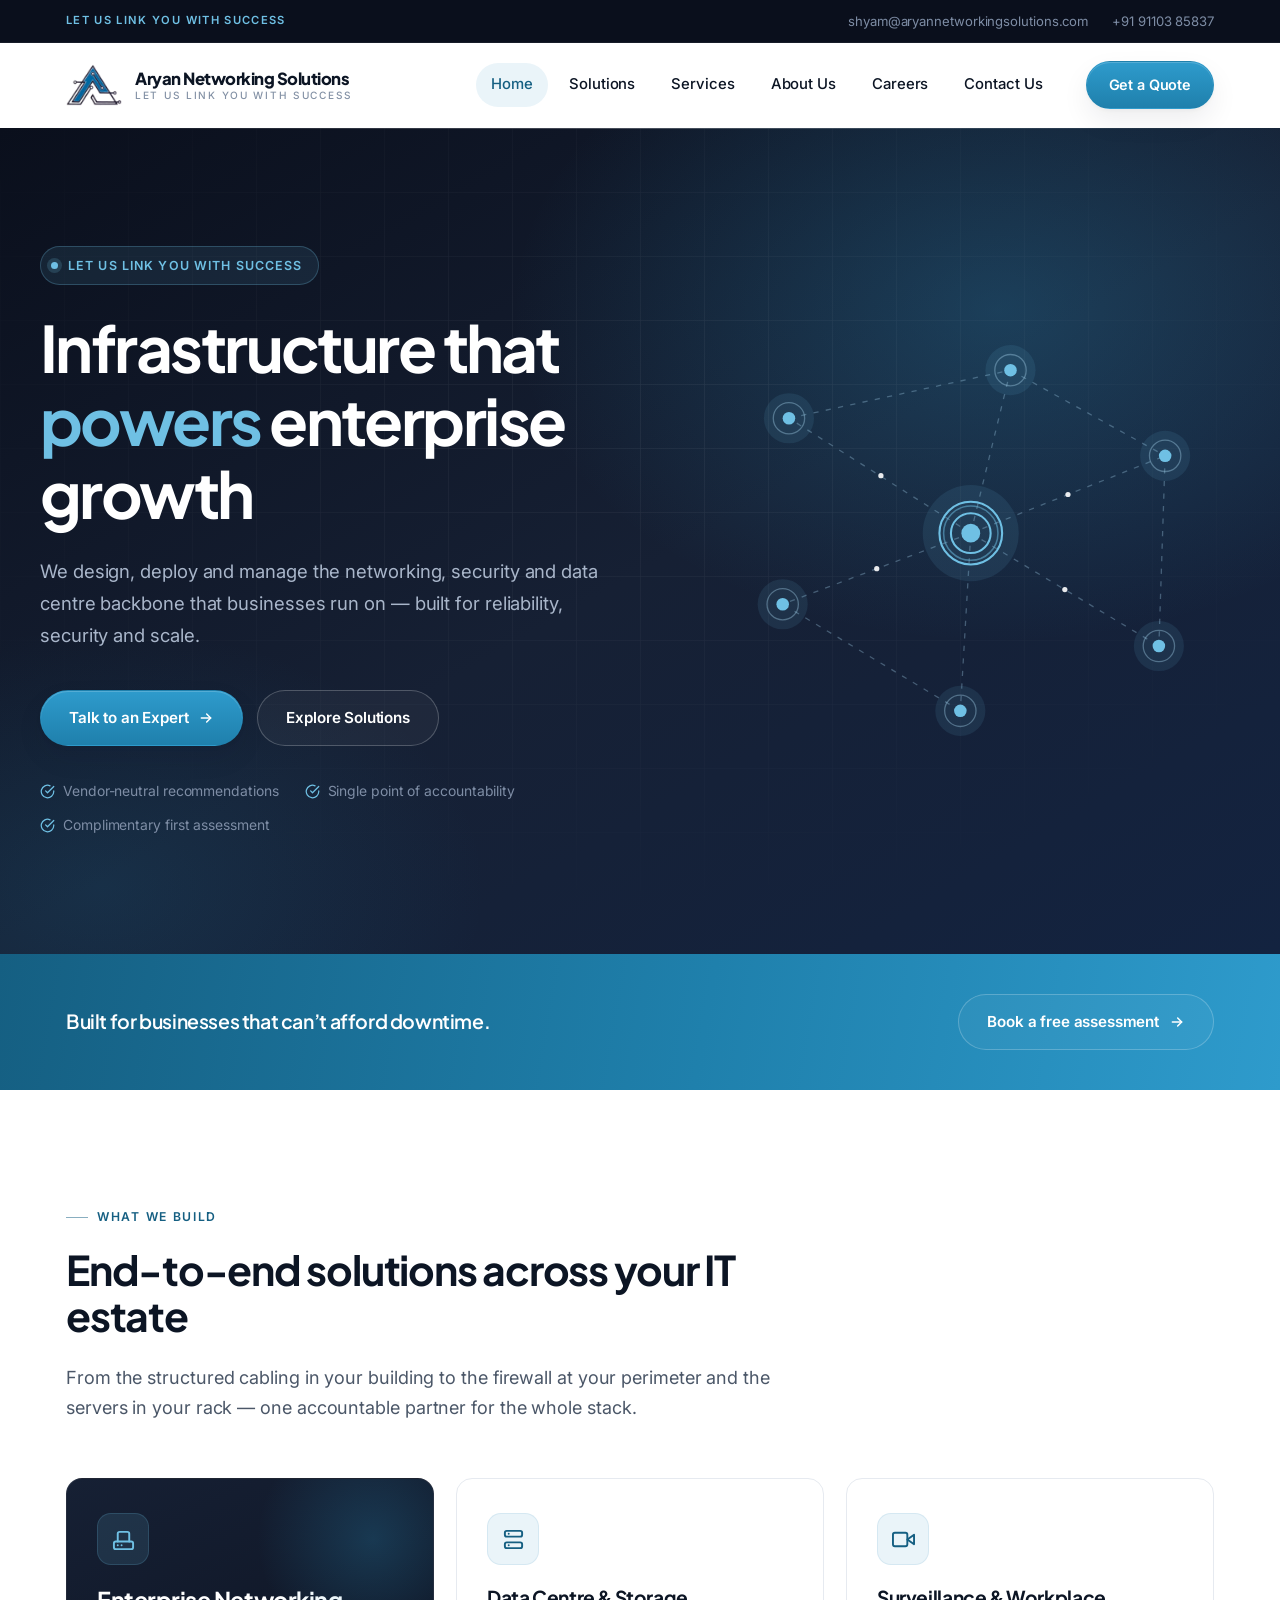
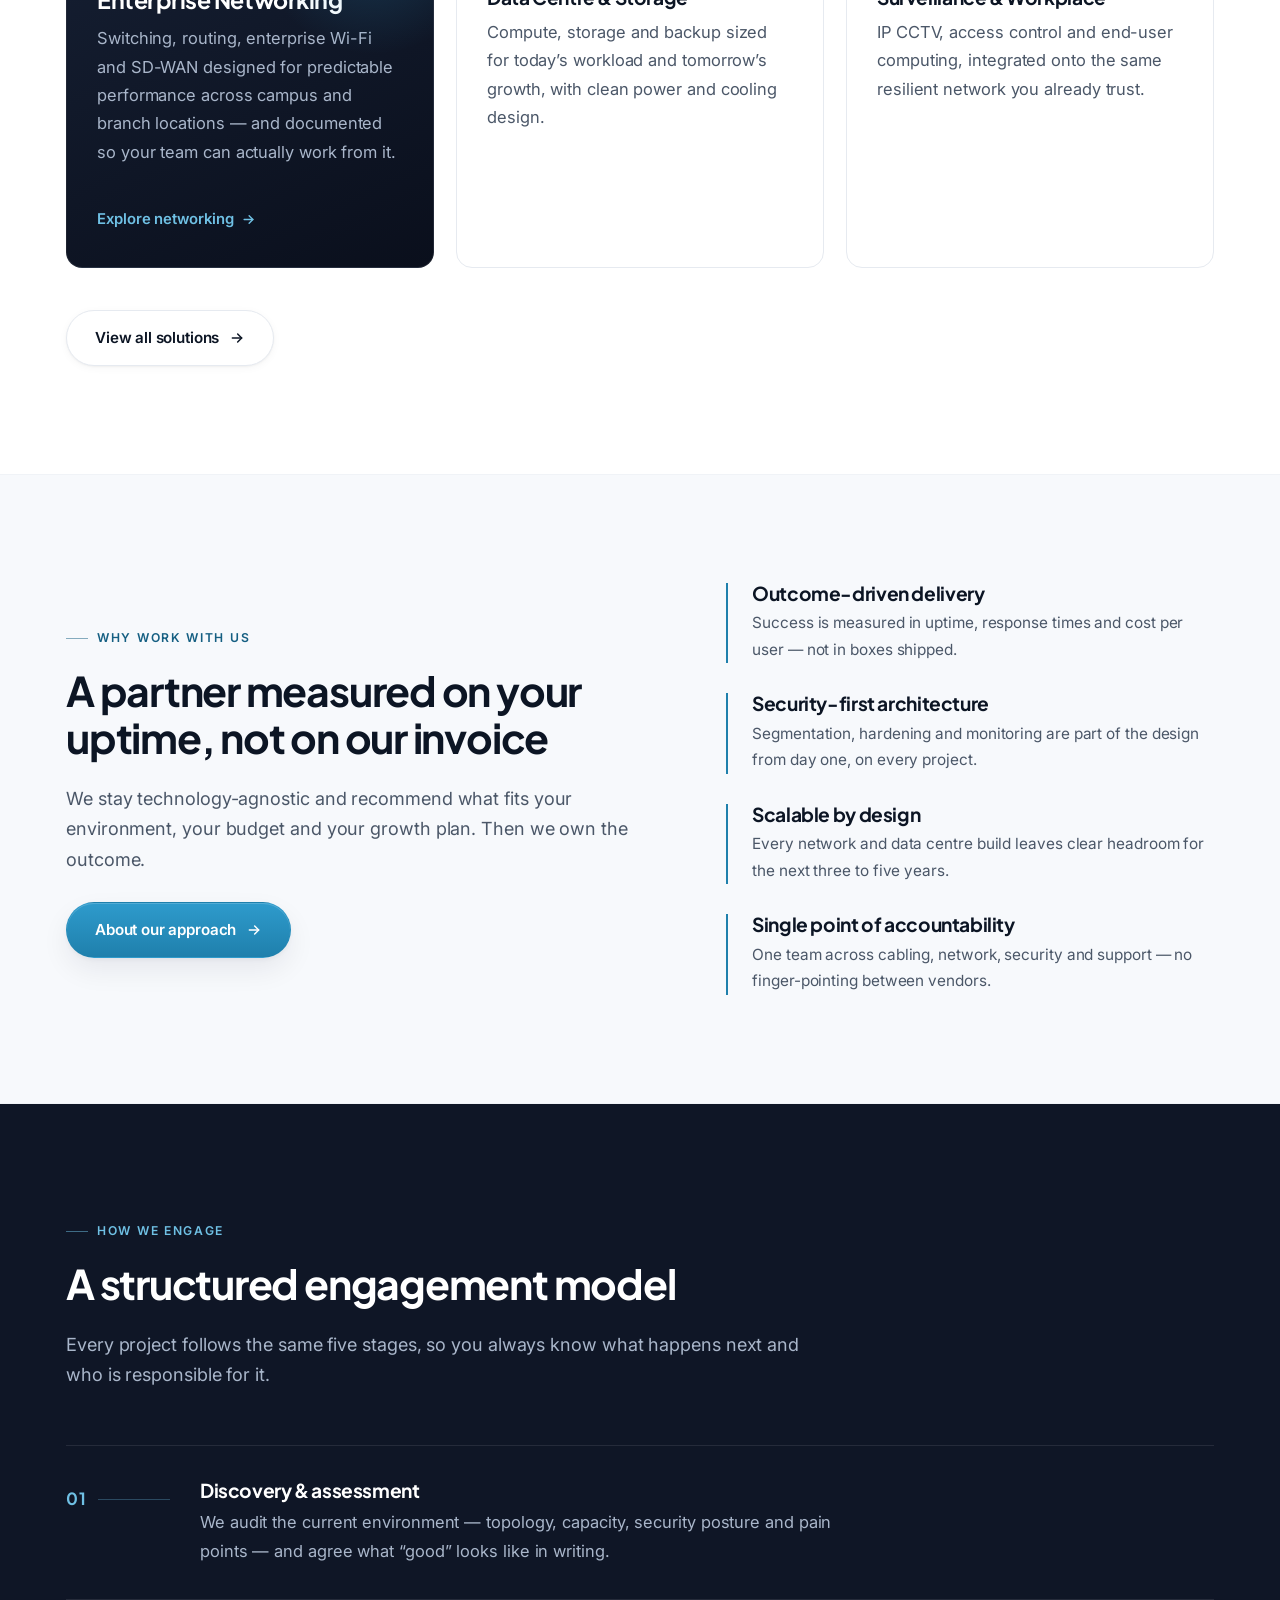
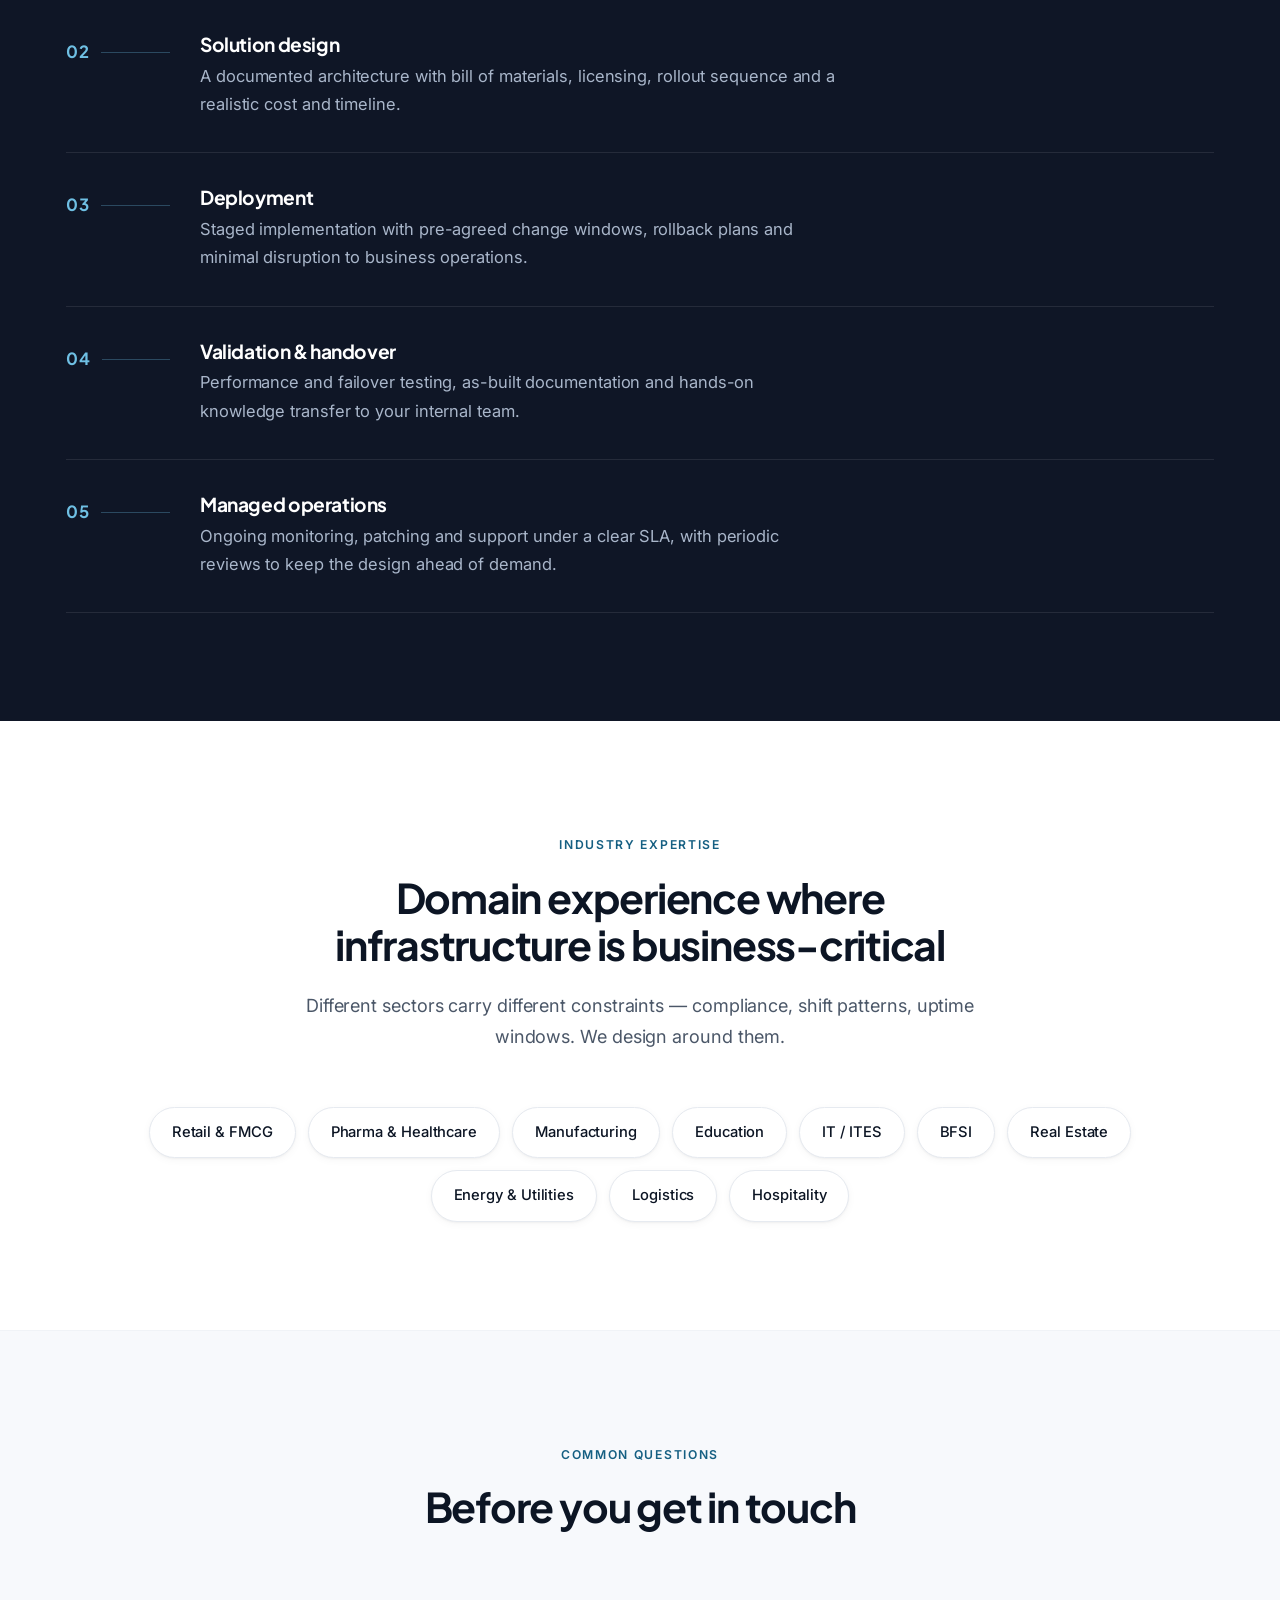
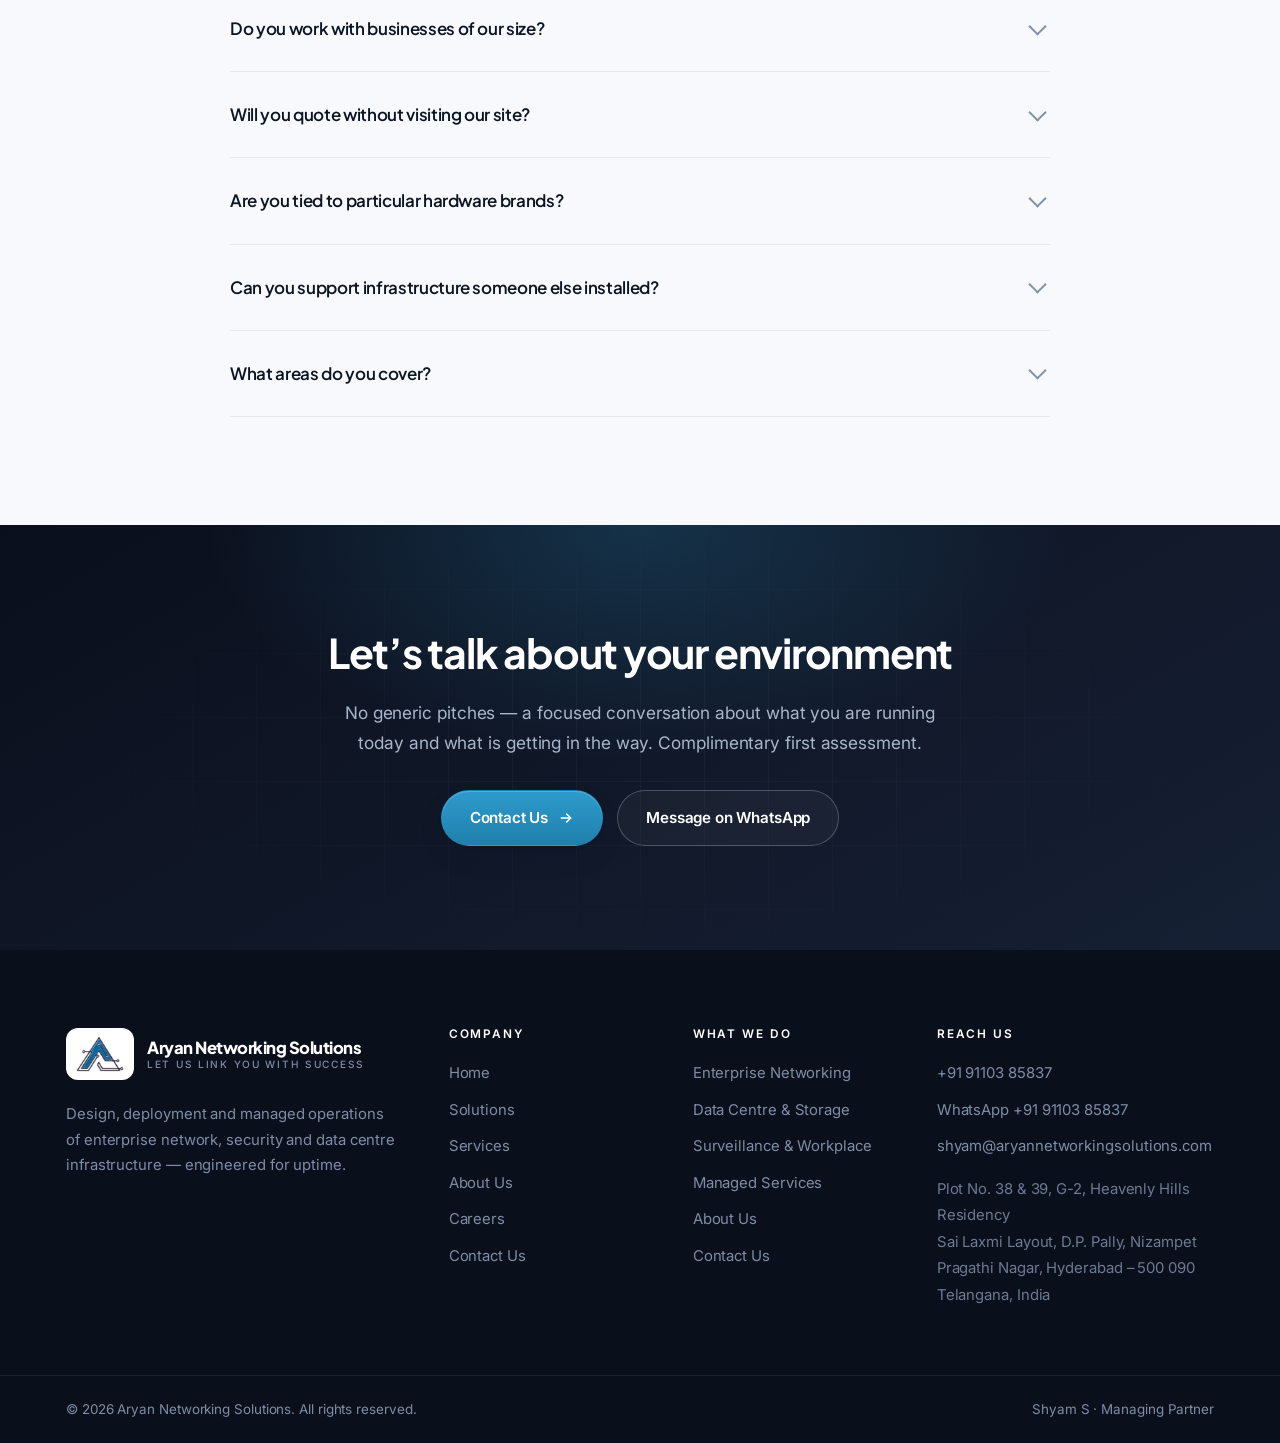
<file: index.html>
<!DOCTYPE html>
<html lang="en">
<head>
<meta charset="utf-8">
<meta name="viewport" content="width=device-width, initial-scale=1">
<title>Aryan Networking Solutions | Enterprise Network &amp; IT Infrastructure</title>
<meta name="description" content="Aryan Networking Solutions designs, deploys and manages enterprise networking, data centre, surveillance and IT infrastructure. Hyderabad, Telangana.">
<link rel="preconnect" href="https://fonts.googleapis.com">
<link rel="preconnect" href="https://fonts.gstatic.com" crossorigin>
<link rel="stylesheet" href="https://fonts.googleapis.com/css2?family=Inter:wght@400;500;600&family=Plus+Jakarta+Sans:wght@600;700;800&display=swap">
<link rel="stylesheet" href="assets/css/styles.css">
</head>
<body>

<div id="site-header"></div>

<!-- ============================ HERO ============================ -->
<section class="hero">
  <div class="container hero-grid">

    <div>
      <span class="hero-badge"><span class="dot"></span>Let us link you with success</span>
      <h1>Infrastructure that <span class="accent">powers</span> enterprise growth</h1>
      <p>We design, deploy and manage the networking, security and data centre
         backbone that businesses run on &mdash; built for reliability, security
         and scale.</p>

      <div class="btn-row">
        <a class="btn btn-primary" data-href="phone" href="#">
          Talk to an Expert
          <svg viewBox="0 0 24 24" fill="none" stroke="currentColor" stroke-width="2.2" stroke-linecap="round" stroke-linejoin="round"><path d="M5 12h14"/><path d="M13 6l6 6-6 6"/></svg>
        </a>
        <a class="btn btn-ghost" href="solutions.html">Explore Solutions</a>
      </div>

      <div class="hero-meta">
        <span><svg viewBox="0 0 24 24" fill="none" stroke="currentColor" stroke-width="2" stroke-linecap="round" stroke-linejoin="round"><path d="M22 11.1V12a10 10 0 1 1-5.9-9.1"/><path d="M9 11l3 3L22 4"/></svg>Vendor-neutral recommendations</span>
        <span><svg viewBox="0 0 24 24" fill="none" stroke="currentColor" stroke-width="2" stroke-linecap="round" stroke-linejoin="round"><path d="M22 11.1V12a10 10 0 1 1-5.9-9.1"/><path d="M9 11l3 3L22 4"/></svg>Single point of accountability</span>
        <span><svg viewBox="0 0 24 24" fill="none" stroke="currentColor" stroke-width="2" stroke-linecap="round" stroke-linejoin="round"><path d="M22 11.1V12a10 10 0 1 1-5.9-9.1"/><path d="M9 11l3 3L22 4"/></svg>Complimentary first assessment</span>
      </div>
    </div>

    <!-- abstract network topology -->
    <div class="hero-visual" aria-hidden="true">
      <svg class="topo" viewBox="0 0 520 460">
        <g class="edge-set">
          <path class="edge" d="M262 226 L 88 116"/>
          <path class="edge" d="M262 226 L 300 70"/>
          <path class="edge" d="M262 226 L 448 152"/>
          <path class="edge" d="M262 226 L 442 334"/>
          <path class="edge" d="M262 226 L 252 396"/>
          <path class="edge" d="M262 226 L 82 294"/>
          <path class="edge" d="M88 116 L 300 70"/>
          <path class="edge" d="M448 152 L 442 334"/>
          <path class="edge" d="M252 396 L 82 294"/>
          <path class="edge" d="M300 70 L 448 152"/>
        </g>

        <circle class="pulse-ring" cx="262" cy="226" r="26"/>

        <!-- hub -->
        <circle class="halo"     cx="262" cy="226" r="46"/>
        <circle class="node-hub" cx="262" cy="226" r="30"/>
        <circle class="node-hub" cx="262" cy="226" r="19"/>
        <circle class="node-core" cx="262" cy="226" r="9"/>

        <!-- satellites -->
        <g>
          <circle class="halo" cx="88" cy="116" r="24"/>
          <circle class="node-ring" cx="88" cy="116" r="15"/>
          <circle class="node-core" cx="88" cy="116" r="6"/>

          <circle class="halo" cx="300" cy="70" r="24"/>
          <circle class="node-ring" cx="300" cy="70" r="15"/>
          <circle class="node-core" cx="300" cy="70" r="6"/>

          <circle class="halo" cx="448" cy="152" r="24"/>
          <circle class="node-ring" cx="448" cy="152" r="15"/>
          <circle class="node-core" cx="448" cy="152" r="6"/>

          <circle class="halo" cx="442" cy="334" r="24"/>
          <circle class="node-ring" cx="442" cy="334" r="15"/>
          <circle class="node-core" cx="442" cy="334" r="6"/>

          <circle class="halo" cx="252" cy="396" r="24"/>
          <circle class="node-ring" cx="252" cy="396" r="15"/>
          <circle class="node-core" cx="252" cy="396" r="6"/>

          <circle class="halo" cx="82" cy="294" r="24"/>
          <circle class="node-ring" cx="82" cy="294" r="15"/>
          <circle class="node-core" cx="82" cy="294" r="6"/>
        </g>

        <circle class="spark" cx="176" cy="171" r="2.5"/>
        <circle class="spark" cx="355" cy="189" r="2.5"/>
        <circle class="spark" cx="352" cy="280" r="2.5"/>
        <circle class="spark" cx="172" cy="260" r="2.5"/>
      </svg>
    </div>

  </div>
</section>

<!-- ======================= CAPABILITY STRIP ====================== -->
<div class="strip">
  <div class="container strip-inner">
    <p>Built for businesses that can&rsquo;t afford downtime.</p>
    <a class="btn btn-ghost" href="contact.html">
      Book a free assessment
      <svg viewBox="0 0 24 24" fill="none" stroke="currentColor" stroke-width="2.2" stroke-linecap="round" stroke-linejoin="round"><path d="M5 12h14"/><path d="M13 6l6 6-6 6"/></svg>
    </a>
  </div>
</div>

<!-- =========================== SOLUTIONS ========================= -->
<section class="section">
  <div class="container">
    <div class="section-head reveal">
      <span class="eyebrow">What we build</span>
      <h2>End-to-end solutions across your IT estate</h2>
      <p class="lead">From the structured cabling in your building to the firewall
         at your perimeter and the servers in your rack &mdash; one accountable
         partner for the whole stack.</p>
    </div>

    <div class="bento stagger">

      <article class="card card-feature">
        <div class="icon-box"><svg viewBox="0 0 24 24" fill="none" stroke="currentColor" stroke-width="2" stroke-linecap="round" stroke-linejoin="round"><rect x="2" y="14" width="20" height="8" rx="2"/><path d="M6 14V6a2 2 0 0 1 2-2h8a2 2 0 0 1 2 2v8"/><path d="M6 18h.01M10 18h.01"/></svg></div>
        <h3>Enterprise Networking</h3>
        <p>Switching, routing, enterprise Wi-Fi and SD-WAN designed for
           predictable performance across campus and branch locations &mdash; and
           documented so your team can actually work from it.</p>
        <a class="link-arrow" href="solutions.html#networking">
          Explore networking
          <svg viewBox="0 0 24 24" fill="none" stroke="currentColor" stroke-width="2.2" stroke-linecap="round" stroke-linejoin="round"><path d="M5 12h14"/><path d="M13 6l6 6-6 6"/></svg>
        </a>
      </article>

      <article class="card">
        <div class="icon-box"><svg viewBox="0 0 24 24" fill="none" stroke="currentColor" stroke-width="2" stroke-linecap="round" stroke-linejoin="round"><rect x="3" y="3" width="18" height="6" rx="2"/><rect x="3" y="15" width="18" height="6" rx="2"/><path d="M7 6h.01M7 18h.01"/></svg></div>
        <h3>Data Centre &amp; Storage</h3>
        <p>Compute, storage and backup sized for today&rsquo;s workload and
           tomorrow&rsquo;s growth, with clean power and cooling design.</p>
      </article>

      <article class="card">
        <div class="icon-box"><svg viewBox="0 0 24 24" fill="none" stroke="currentColor" stroke-width="2" stroke-linecap="round" stroke-linejoin="round"><path d="M23 7l-7 5 7 5V7z"/><rect x="1" y="5" width="15" height="14" rx="2"/></svg></div>
        <h3>Surveillance &amp; Workplace</h3>
        <p>IP CCTV, access control and end-user computing, integrated onto the
           same resilient network you already trust.</p>
      </article>

    </div>

    <div class="btn-row reveal" style="margin-top:42px">
      <a class="btn btn-outline" href="solutions.html">
        View all solutions
        <svg viewBox="0 0 24 24" fill="none" stroke="currentColor" stroke-width="2.2" stroke-linecap="round" stroke-linejoin="round"><path d="M5 12h14"/><path d="M13 6l6 6-6 6"/></svg>
      </a>
    </div>
  </div>
</section>

<!-- ========================== WHY CHOOSE US ====================== -->
<section class="section section-alt">
  <div class="container">
    <div class="split split-wide">
      <div class="reveal">
        <span class="eyebrow">Why work with us</span>
        <h2>A partner measured on your uptime, not on our invoice</h2>
        <p class="lead">We stay technology-agnostic and recommend what fits your
           environment, your budget and your growth plan. Then we own the outcome.</p>
        <div class="btn-row" style="margin-top:28px">
          <a class="btn btn-primary" href="about.html">
            About our approach
            <svg viewBox="0 0 24 24" fill="none" stroke="currentColor" stroke-width="2.2" stroke-linecap="round" stroke-linejoin="round"><path d="M5 12h14"/><path d="M13 6l6 6-6 6"/></svg>
          </a>
        </div>
      </div>

      <div class="grid stagger" style="gap:30px">
        <div class="value-card">
          <h3>Outcome-driven delivery</h3>
          <p>Success is measured in uptime, response times and cost per user &mdash;
             not in boxes shipped.</p>
        </div>
        <div class="value-card">
          <h3>Security-first architecture</h3>
          <p>Segmentation, hardening and monitoring are part of the design from
             day one, on every project.</p>
        </div>
        <div class="value-card">
          <h3>Scalable by design</h3>
          <p>Every network and data centre build leaves clear headroom for the
             next three to five years.</p>
        </div>
        <div class="value-card">
          <h3>Single point of accountability</h3>
          <p>One team across cabling, network, security and support &mdash; no
             finger-pointing between vendors.</p>
        </div>
      </div>
    </div>
  </div>
</section>

<!-- ============================ PROCESS ========================== -->
<section class="section section-dark">
  <div class="container">
    <div class="section-head reveal">
      <span class="eyebrow">How we engage</span>
      <h2>A structured engagement model</h2>
      <p class="lead">Every project follows the same five stages, so you always
         know what happens next and who is responsible for it.</p>
    </div>

    <div class="process-list stagger">
      <div class="process-item">
        <div class="process-num">01</div>
        <div>
          <h3>Discovery &amp; assessment</h3>
          <p>We audit the current environment &mdash; topology, capacity, security
             posture and pain points &mdash; and agree what &ldquo;good&rdquo; looks
             like in writing.</p>
        </div>
      </div>
      <div class="process-item">
        <div class="process-num">02</div>
        <div>
          <h3>Solution design</h3>
          <p>A documented architecture with bill of materials, licensing, rollout
             sequence and a realistic cost and timeline.</p>
        </div>
      </div>
      <div class="process-item">
        <div class="process-num">03</div>
        <div>
          <h3>Deployment</h3>
          <p>Staged implementation with pre-agreed change windows, rollback plans
             and minimal disruption to business operations.</p>
        </div>
      </div>
      <div class="process-item">
        <div class="process-num">04</div>
        <div>
          <h3>Validation &amp; handover</h3>
          <p>Performance and failover testing, as-built documentation and hands-on
             knowledge transfer to your internal team.</p>
        </div>
      </div>
      <div class="process-item">
        <div class="process-num">05</div>
        <div>
          <h3>Managed operations</h3>
          <p>Ongoing monitoring, patching and support under a clear SLA, with
             periodic reviews to keep the design ahead of demand.</p>
        </div>
      </div>
    </div>
  </div>
</section>

<!-- ========================== INDUSTRIES ========================= -->
<section class="section">
  <div class="container">
    <div class="section-head center reveal">
      <span class="eyebrow">Industry expertise</span>
      <h2>Domain experience where infrastructure is business-critical</h2>
      <p class="lead">Different sectors carry different constraints &mdash;
         compliance, shift patterns, uptime windows. We design around them.</p>
    </div>

    <div class="chip-grid reveal" style="justify-content:center">
      <span class="chip">Retail &amp; FMCG</span>
      <span class="chip">Pharma &amp; Healthcare</span>
      <span class="chip">Manufacturing</span>
      <span class="chip">Education</span>
      <span class="chip">IT / ITES</span>
      <span class="chip">BFSI</span>
      <span class="chip">Real Estate</span>
      <span class="chip">Energy &amp; Utilities</span>
      <span class="chip">Logistics</span>
      <span class="chip">Hospitality</span>
    </div>
  </div>
</section>

<!-- ============================== FAQ ============================ -->
<section class="section section-alt">
  <div class="container">
    <div class="section-head center reveal">
      <span class="eyebrow">Common questions</span>
      <h2>Before you get in touch</h2>
    </div>

    <div class="faq reveal">
      <details>
        <summary>Do you work with businesses of our size?</summary>
        <p>We work with single-office operations through to multi-site
           enterprises. The engagement model changes with scale &mdash; a smaller
           business usually starts with a project or an AMC, a larger one with a
           managed service &mdash; but the design discipline is the same either way.</p>
      </details>
      <details>
        <summary>Will you quote without visiting our site?</summary>
        <p>For anything beyond a like-for-like replacement, no. Infrastructure
           quoted from a phone call tends to miss the things that cost money later
           &mdash; cable routes, power, existing licensing, how the building is
           actually used. The first assessment visit is free.</p>
      </details>
      <details>
        <summary>Are you tied to particular hardware brands?</summary>
        <p>No. We stay deliberately vendor-neutral and specify on fit first, cost
           second. If the honest answer is that your existing kit is fine and you
           do not need to spend, that is the answer you will get.</p>
      </details>
      <details>
        <summary>Can you support infrastructure someone else installed?</summary>
        <p>Yes, and it is a common starting point. We begin with an assessment to
           document what is actually in place, flag anything unsafe or
           unsupported, and then agree what we can take responsibility for under
           an SLA.</p>
      </details>
      <details>
        <summary>What areas do you cover?</summary>
        <p>We are based in Hyderabad and work across India, with on-site
           response for clients in and around the city. Multi-site engagements
           further afield are handled case by case &mdash; ask us.</p>
      </details>
    </div>
  </div>
</section>

<!-- ============================== CTA ============================ -->
<section class="cta-band">
  <div class="container">
    <h2>Let&rsquo;s talk about your environment</h2>
    <p>No generic pitches &mdash; a focused conversation about what you are running
       today and what is getting in the way. Complimentary first assessment.</p>
    <div class="btn-row">
      <a class="btn btn-primary" href="contact.html">
        Contact Us
        <svg viewBox="0 0 24 24" fill="none" stroke="currentColor" stroke-width="2.2" stroke-linecap="round" stroke-linejoin="round"><path d="M5 12h14"/><path d="M13 6l6 6-6 6"/></svg>
      </a>
      <a class="btn btn-ghost" data-href="whatsapp" href="#">Message on WhatsApp</a>
    </div>
  </div>
</section>

<div id="site-footer"></div>
<script src="assets/js/site.js"></script>
</body>
</html>
</file>
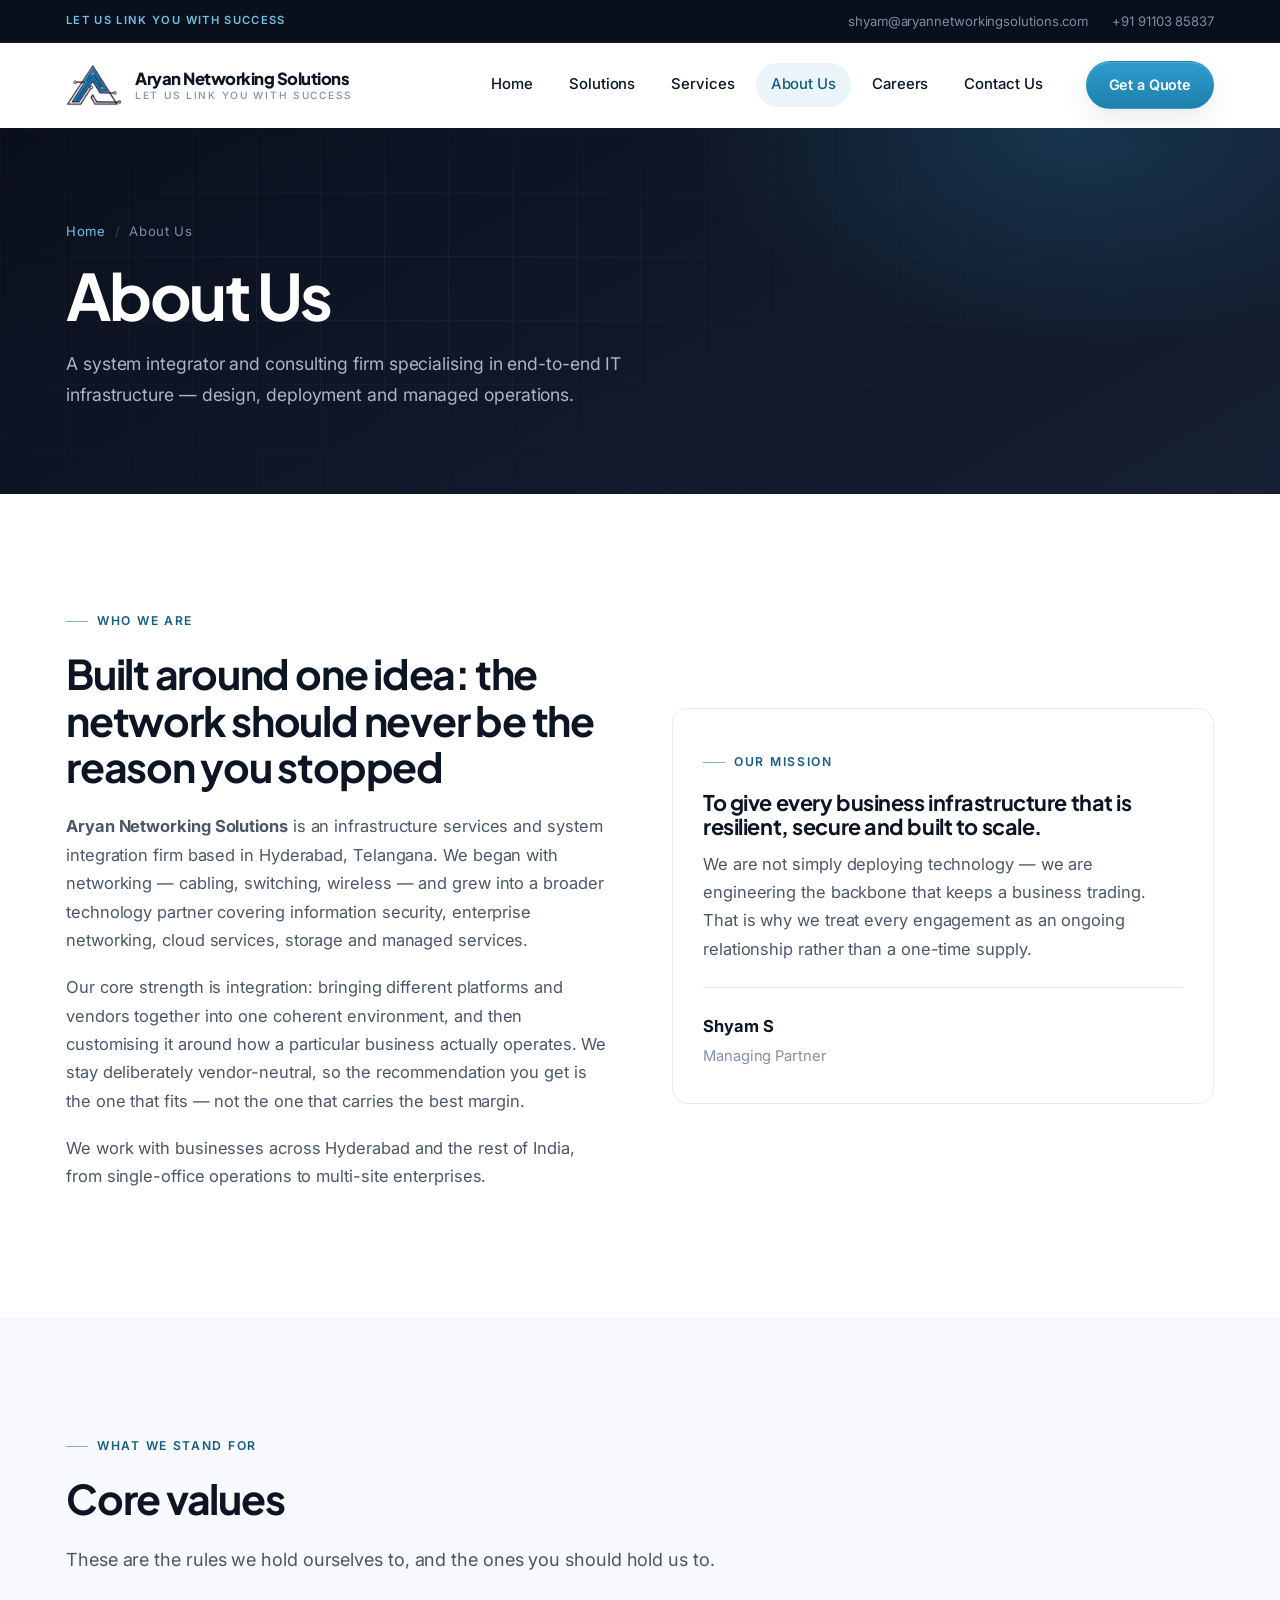
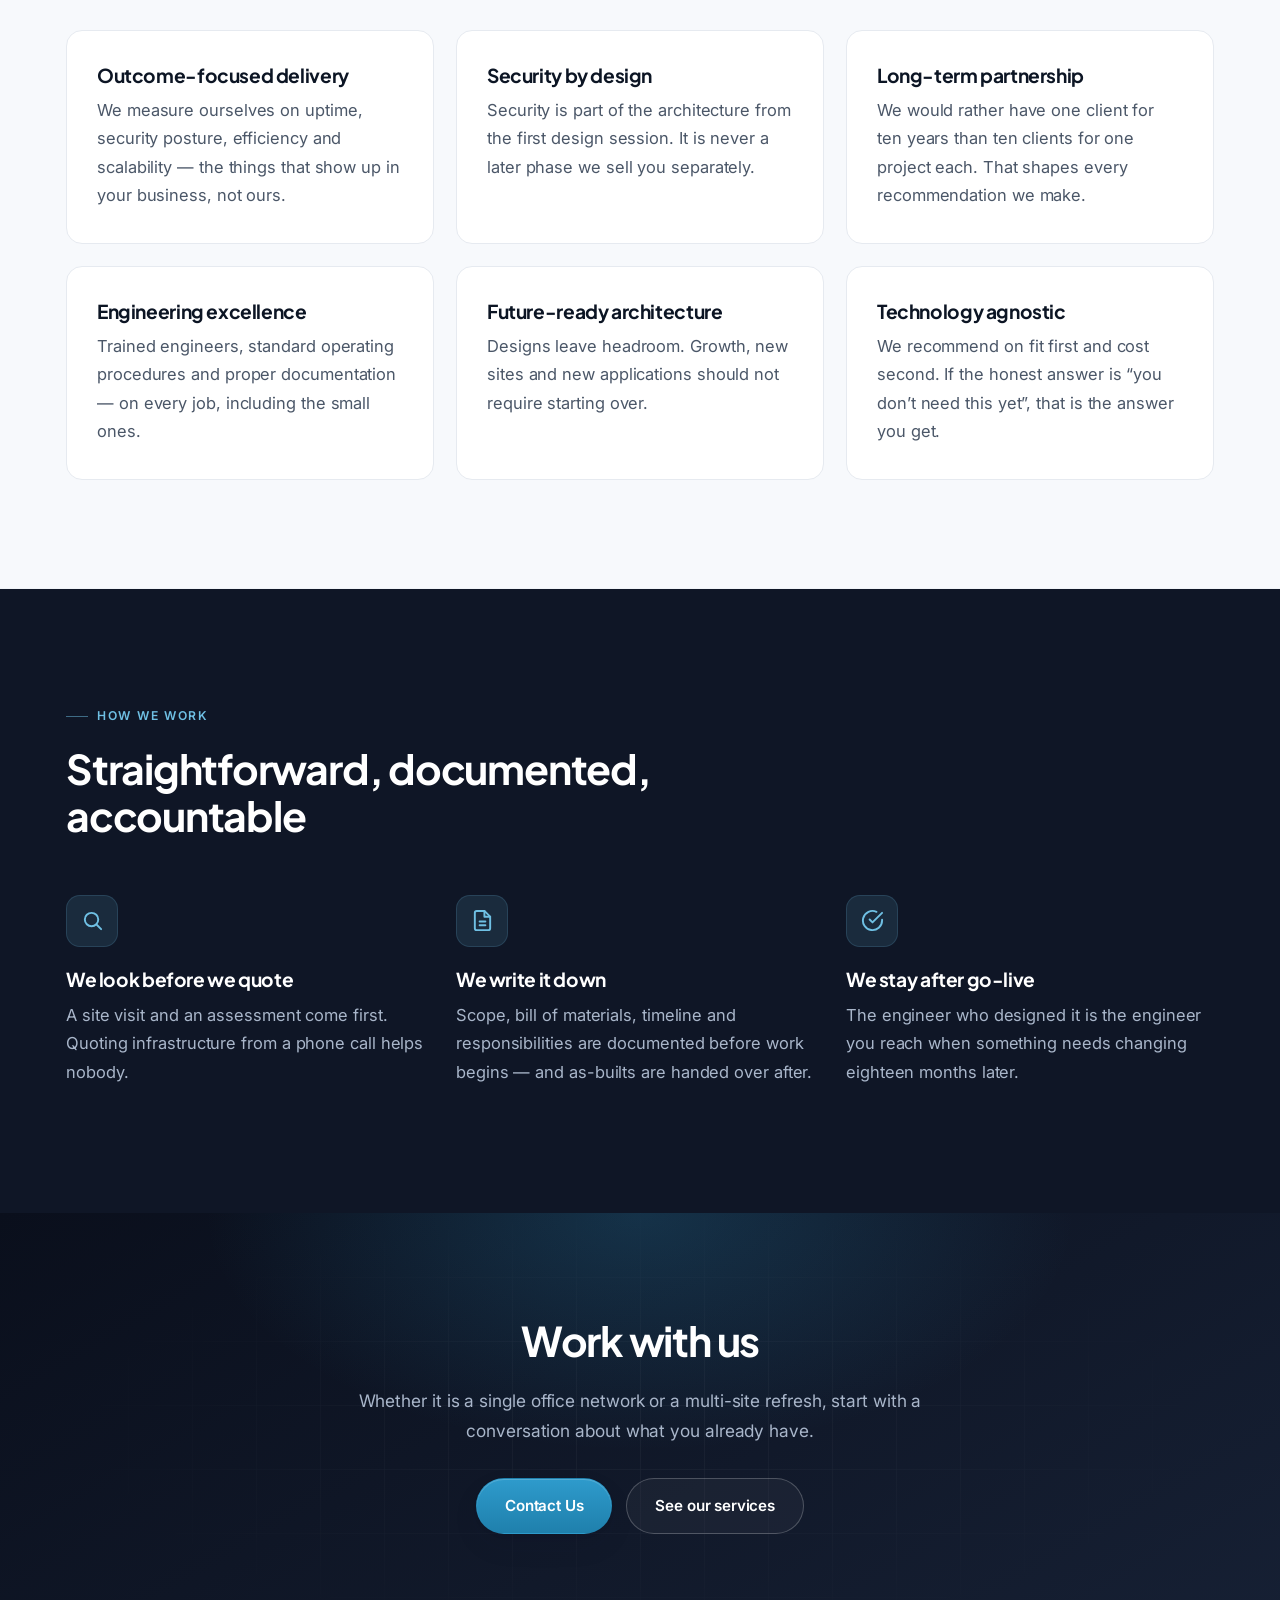
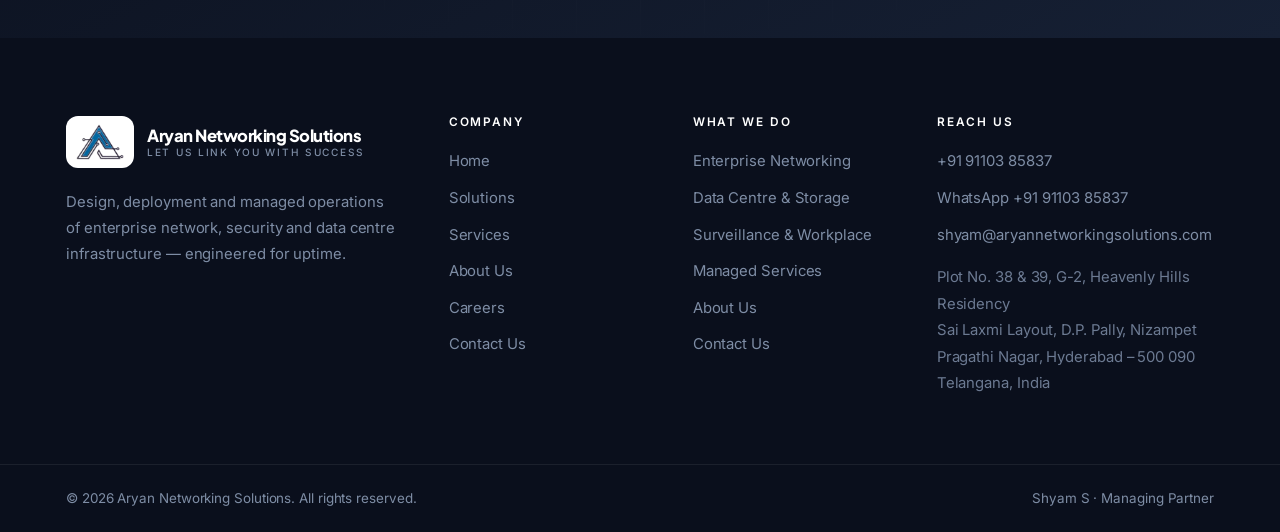
<file: about.html>
<!DOCTYPE html>
<html lang="en">
<head>
<meta charset="utf-8">
<meta name="viewport" content="width=device-width, initial-scale=1">
<title>About Us | Aryan Networking Solutions</title>
<meta name="description" content="Aryan Networking Solutions is a Hyderabad-based system integrator delivering enterprise networking, security and data centre infrastructure.">
<link rel="preconnect" href="https://fonts.googleapis.com">
<link rel="preconnect" href="https://fonts.gstatic.com" crossorigin>
<link rel="stylesheet" href="https://fonts.googleapis.com/css2?family=Inter:wght@400;500;600&family=Plus+Jakarta+Sans:wght@600;700;800&display=swap">
<link rel="stylesheet" href="assets/css/styles.css">
</head>
<body>

<div id="site-header"></div>

<section class="page-hero">
  <div class="container">
    <div class="crumb"><a href="index.html">Home</a> <span>/</span> About Us</div>
    <h1>About Us</h1>
    <p>A system integrator and consulting firm specialising in end-to-end IT
       infrastructure &mdash; design, deployment and managed operations.</p>
  </div>
</section>

<!-- ===================== WHO WE ARE ===================== -->
<section class="section">
  <div class="container split">
    <div class="reveal">
      <span class="eyebrow">Who we are</span>
      <h2>Built around one idea: the network should never be the reason you stopped</h2>
      <p><strong data-site="name">Aryan Networking Solutions</strong> is an
         infrastructure services and system integration firm based in Hyderabad,
         Telangana. We began with networking &mdash; cabling, switching, wireless &mdash;
         and grew into a broader technology partner covering information security,
         enterprise networking, cloud services, storage and managed services.</p>
      <p>Our core strength is integration: bringing different platforms and vendors
         together into one coherent environment, and then customising it around how
         a particular business actually operates. We stay deliberately
         vendor-neutral, so the recommendation you get is the one that fits &mdash;
         not the one that carries the best margin.</p>
      <p>We work with businesses across Hyderabad and the rest of India,
         from single-office operations to multi-site enterprises.</p>
    </div>

    <div class="card reveal">
      <span class="eyebrow">Our mission</span>
      <h3 style="font-size:1.35rem">To give every business infrastructure that is
          resilient, secure and built to scale.</h3>
      <p>We are not simply deploying technology &mdash; we are engineering the backbone
         that keeps a business trading. That is why we treat every engagement as an
         ongoing relationship rather than a one-time supply.</p>
      <hr style="border:0;border-top:1px solid var(--line);margin:24px 0">
      <p style="margin:0"><strong style="color:var(--ink)" data-site="person">Shyam S</strong><br>
         <span style="color:var(--muted);font-size:.92rem" data-site="role">Managing Partner</span></p>
    </div>
  </div>
</section>

<!-- ===================== VALUES ===================== -->
<section class="section section-alt">
  <div class="container">
    <div class="section-head reveal">
      <span class="eyebrow">What we stand for</span>
      <h2>Core values</h2>
      <p class="lead">These are the rules we hold ourselves to, and the ones you
         should hold us to.</p>
    </div>

    <div class="grid grid-3 stagger">
      <article class="card">
        <h3>Outcome-focused delivery</h3>
        <p>We measure ourselves on uptime, security posture, efficiency and
           scalability &mdash; the things that show up in your business, not ours.</p>
      </article>
      <article class="card">
        <h3>Security by design</h3>
        <p>Security is part of the architecture from the first design session.
           It is never a later phase we sell you separately.</p>
      </article>
      <article class="card">
        <h3>Long-term partnership</h3>
        <p>We would rather have one client for ten years than ten clients for
           one project each. That shapes every recommendation we make.</p>
      </article>
      <article class="card">
        <h3>Engineering excellence</h3>
        <p>Trained engineers, standard operating procedures and proper
           documentation &mdash; on every job, including the small ones.</p>
      </article>
      <article class="card">
        <h3>Future-ready architecture</h3>
        <p>Designs leave headroom. Growth, new sites and new applications should
           not require starting over.</p>
      </article>
      <article class="card">
        <h3>Technology agnostic</h3>
        <p>We recommend on fit first and cost second. If the honest answer is
           &ldquo;you don&rsquo;t need this yet&rdquo;, that is the answer you get.</p>
      </article>
    </div>
  </div>
</section>

<!-- ===================== HOW WE WORK ===================== -->
<section class="section section-dark">
  <div class="container">
    <div class="section-head reveal">
      <span class="eyebrow">How we work</span>
      <h2>Straightforward, documented, accountable</h2>
    </div>
    <div class="grid grid-3 stagger">
      <article>
        <div class="icon-box"><svg viewBox="0 0 24 24" fill="none" stroke="currentColor" stroke-width="2" stroke-linecap="round" stroke-linejoin="round"><circle cx="11" cy="11" r="7"/><path d="M21 21l-4.3-4.3"/></svg></div>
        <h3>We look before we quote</h3>
        <p>A site visit and an assessment come first. Quoting infrastructure from
           a phone call helps nobody.</p>
      </article>
      <article>
        <div class="icon-box"><svg viewBox="0 0 24 24" fill="none" stroke="currentColor" stroke-width="2" stroke-linecap="round" stroke-linejoin="round"><path d="M14 2H6a2 2 0 0 0-2 2v16a2 2 0 0 0 2 2h12a2 2 0 0 0 2-2V8z"/><path d="M14 2v6h6"/><path d="M9 13h6M9 17h6"/></svg></div>
        <h3>We write it down</h3>
        <p>Scope, bill of materials, timeline and responsibilities are documented
           before work begins &mdash; and as-builts are handed over after.</p>
      </article>
      <article>
        <div class="icon-box"><svg viewBox="0 0 24 24" fill="none" stroke="currentColor" stroke-width="2" stroke-linecap="round" stroke-linejoin="round"><path d="M22 11.1V12a10 10 0 1 1-5.9-9.1"/><path d="M9 11l3 3L22 4"/></svg></div>
        <h3>We stay after go-live</h3>
        <p>The engineer who designed it is the engineer you reach when something
           needs changing eighteen months later.</p>
      </article>
    </div>
  </div>
</section>

<section class="cta-band">
  <div class="container">
    <h2>Work with us</h2>
    <p>Whether it is a single office network or a multi-site refresh, start with a
       conversation about what you already have.</p>
    <div class="btn-row">
      <a class="btn btn-primary" href="contact.html">Contact Us</a>
      <a class="btn btn-ghost" href="services.html">See our services</a>
    </div>
  </div>
</section>

<div id="site-footer"></div>
<script src="assets/js/site.js"></script>
</body>
</html>
</file>
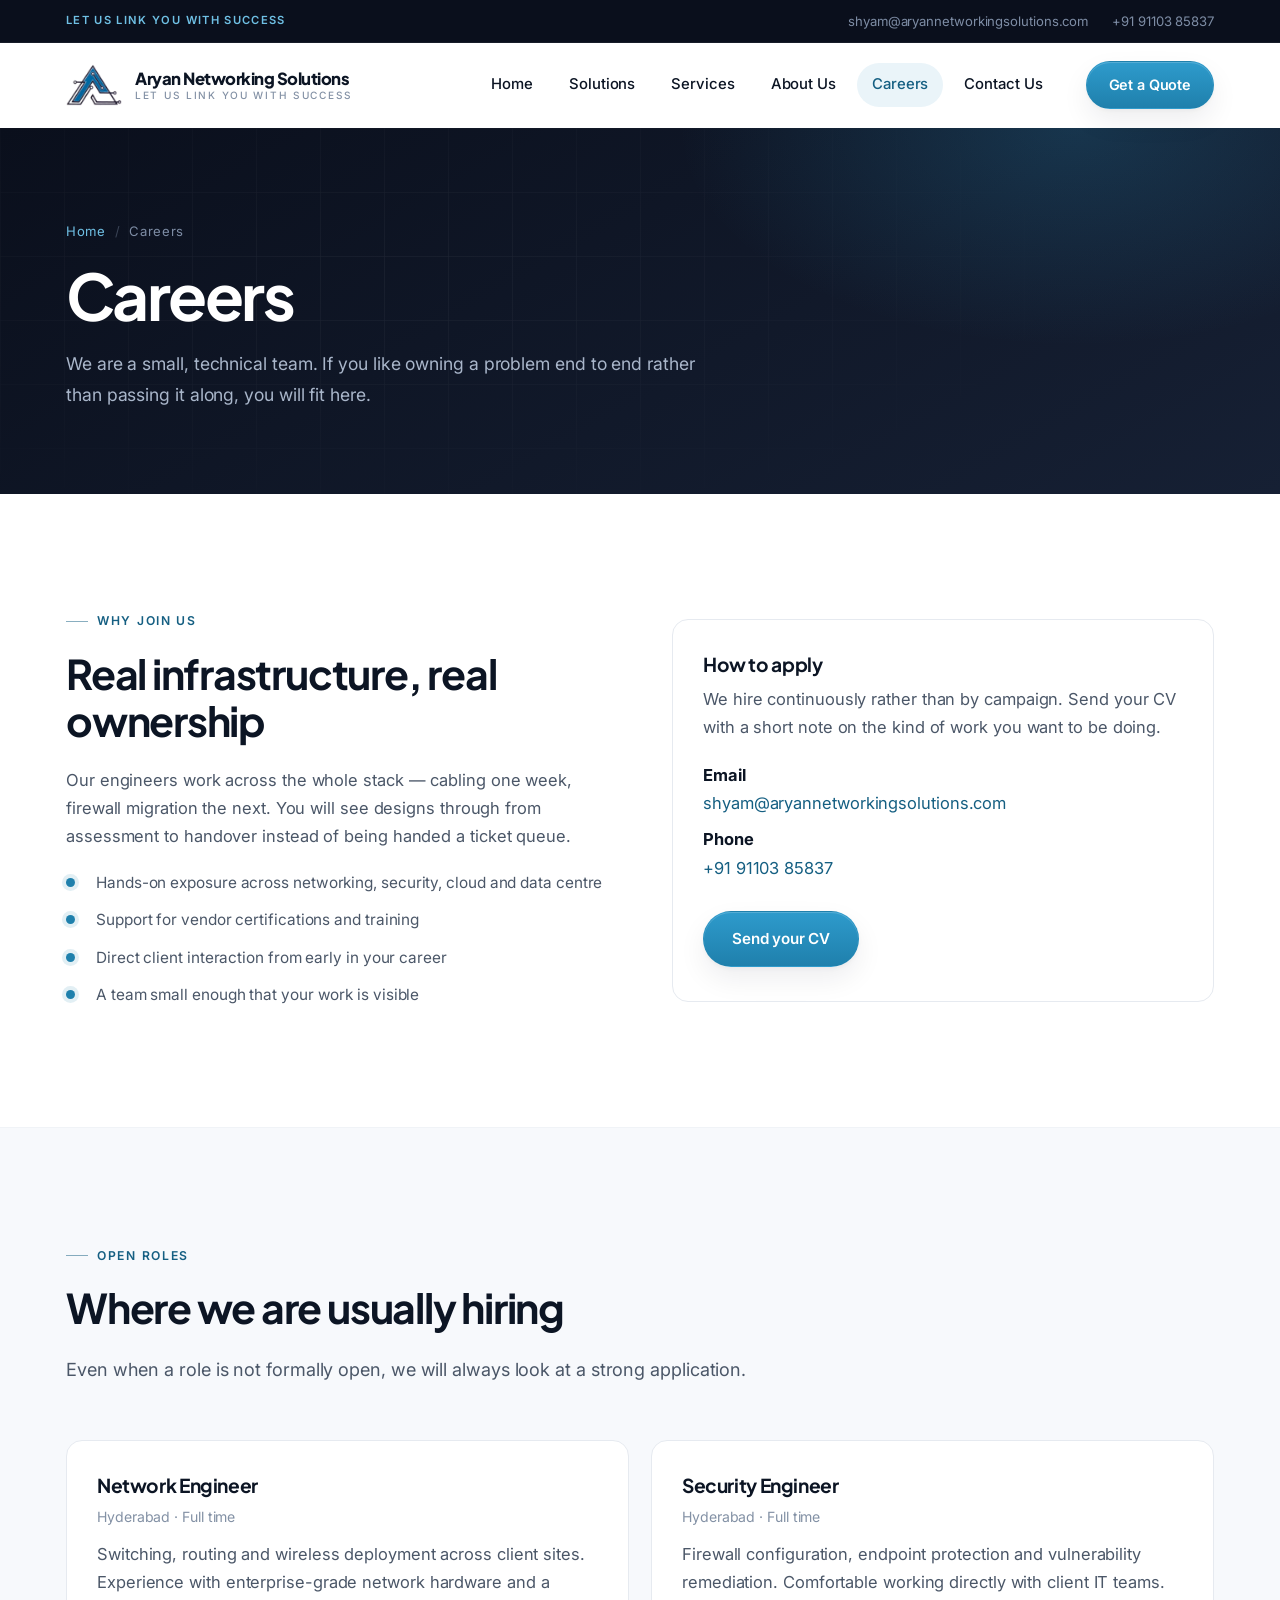
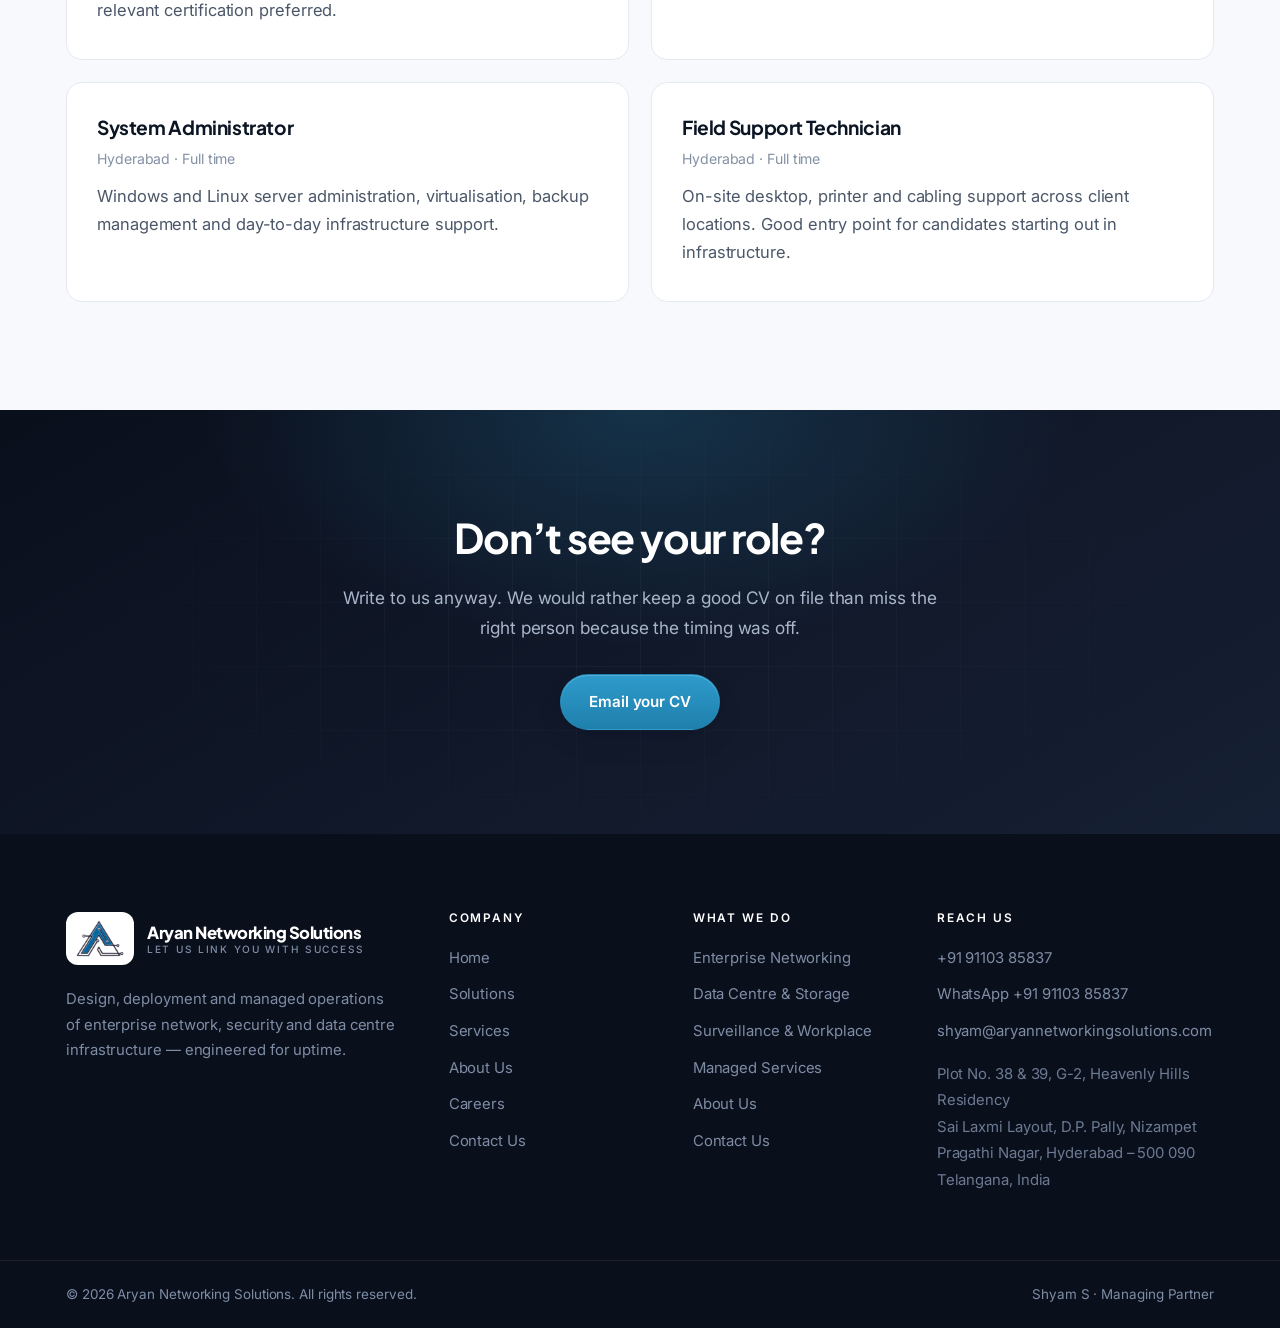
<file: careers.html>
<!DOCTYPE html>
<html lang="en">
<head>
<meta charset="utf-8">
<meta name="viewport" content="width=device-width, initial-scale=1">
<title>Careers | Aryan Networking Solutions</title>
<meta name="description" content="Join Aryan Networking Solutions — network, security and infrastructure engineering roles in Hyderabad.">
<link rel="preconnect" href="https://fonts.googleapis.com">
<link rel="preconnect" href="https://fonts.gstatic.com" crossorigin>
<link rel="stylesheet" href="https://fonts.googleapis.com/css2?family=Inter:wght@400;500;600&family=Plus+Jakarta+Sans:wght@600;700;800&display=swap">
<link rel="stylesheet" href="assets/css/styles.css">
</head>
<body>

<div id="site-header"></div>

<section class="page-hero">
  <div class="container">
    <div class="crumb"><a href="index.html">Home</a> <span>/</span> Careers</div>
    <h1>Careers</h1>
    <p>We are a small, technical team. If you like owning a problem end to end
       rather than passing it along, you will fit here.</p>
  </div>
</section>

<section class="section">
  <div class="container split">
    <div class="reveal">
      <span class="eyebrow">Why join us</span>
      <h2>Real infrastructure, real ownership</h2>
      <p>Our engineers work across the whole stack &mdash; cabling one week, firewall
         migration the next. You will see designs through from assessment to
         handover instead of being handed a ticket queue.</p>
      <ul class="ticks">
        <li>Hands-on exposure across networking, security, cloud and data centre</li>
        <li>Support for vendor certifications and training</li>
        <li>Direct client interaction from early in your career</li>
        <li>A team small enough that your work is visible</li>
      </ul>
    </div>

    <div class="card reveal">
      <h3>How to apply</h3>
      <p>We hire continuously rather than by campaign. Send your CV with a short
         note on the kind of work you want to be doing.</p>
      <p style="margin-bottom:8px"><strong style="color:var(--ink)">Email</strong><br>
         <a data-href="email" data-site="email" href="#"></a></p>
      <p><strong style="color:var(--ink)">Phone</strong><br>
         <a data-href="phone" data-site="phone" href="#"></a></p>
      <a class="btn btn-primary" data-href="email" href="#" style="margin-top:10px">Send your CV</a>
    </div>
  </div>
</section>

<!-- ===================== ROLES ===================== -->
<section class="section section-alt">
  <div class="container">
    <div class="section-head reveal">
      <span class="eyebrow">Open roles</span>
      <h2>Where we are usually hiring</h2>
      <p class="lead">Even when a role is not formally open, we will always look at
         a strong application.</p>
    </div>

    <div class="grid grid-2 stagger">
      <article class="card">
        <h3>Network Engineer</h3>
        <p style="color:var(--muted);font-size:.88rem;margin-bottom:10px">
           Hyderabad &middot; Full time</p>
        <p>Switching, routing and wireless deployment across client sites.
           Experience with enterprise-grade network hardware and a relevant
           certification preferred.</p>
      </article>

      <article class="card">
        <h3>Security Engineer</h3>
        <p style="color:var(--muted);font-size:.88rem;margin-bottom:10px">
           Hyderabad &middot; Full time</p>
        <p>Firewall configuration, endpoint protection and vulnerability
           remediation. Comfortable working directly with client IT teams.</p>
      </article>

      <article class="card">
        <h3>System Administrator</h3>
        <p style="color:var(--muted);font-size:.88rem;margin-bottom:10px">
           Hyderabad &middot; Full time</p>
        <p>Windows and Linux server administration, virtualisation, backup
           management and day-to-day infrastructure support.</p>
      </article>

      <article class="card">
        <h3>Field Support Technician</h3>
        <p style="color:var(--muted);font-size:.88rem;margin-bottom:10px">
           Hyderabad &middot; Full time</p>
        <p>On-site desktop, printer and cabling support across client locations.
           Good entry point for candidates starting out in infrastructure.</p>
      </article>
    </div>
  </div>
</section>

<section class="cta-band">
  <div class="container">
    <h2>Don&rsquo;t see your role?</h2>
    <p>Write to us anyway. We would rather keep a good CV on file than miss the
       right person because the timing was off.</p>
    <div class="btn-row">
      <a class="btn btn-primary" data-href="email" href="#">Email your CV</a>
    </div>
  </div>
</section>

<div id="site-footer"></div>
<script src="assets/js/site.js"></script>
</body>
</html>
</file>
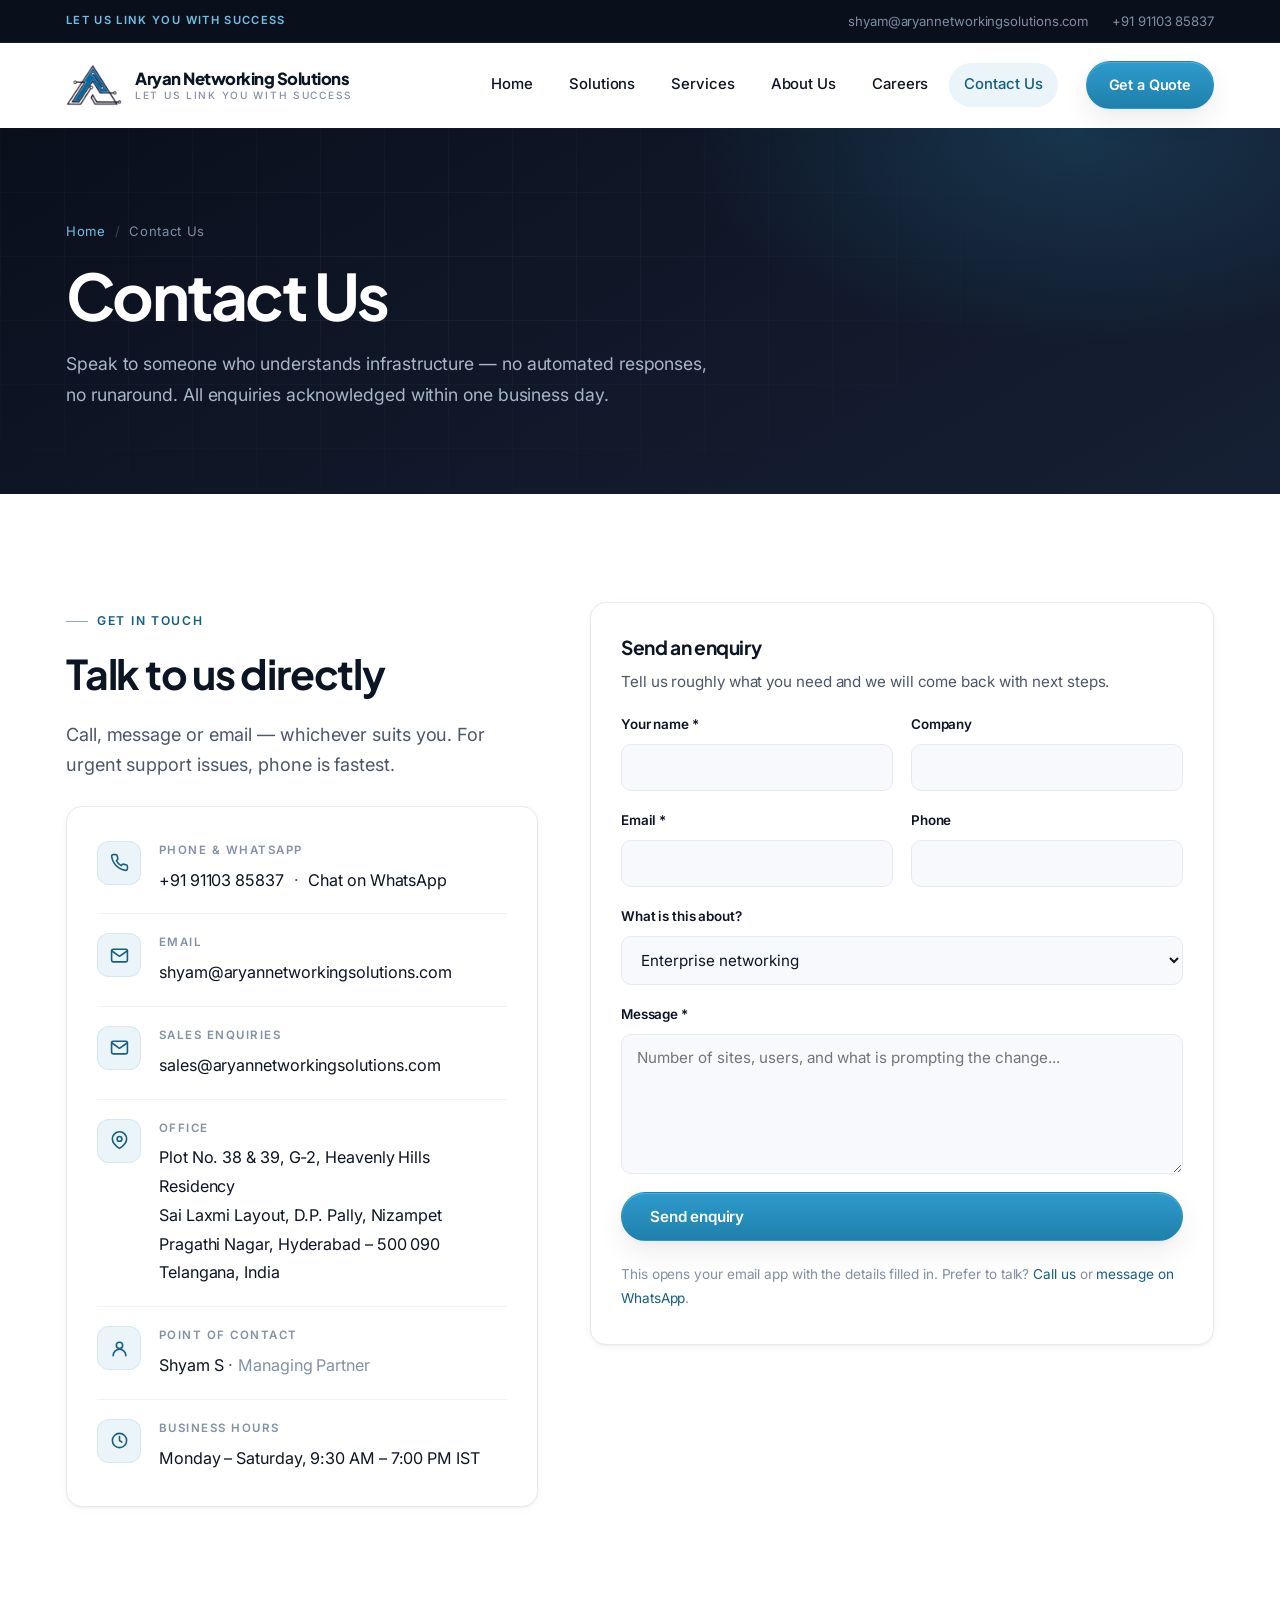
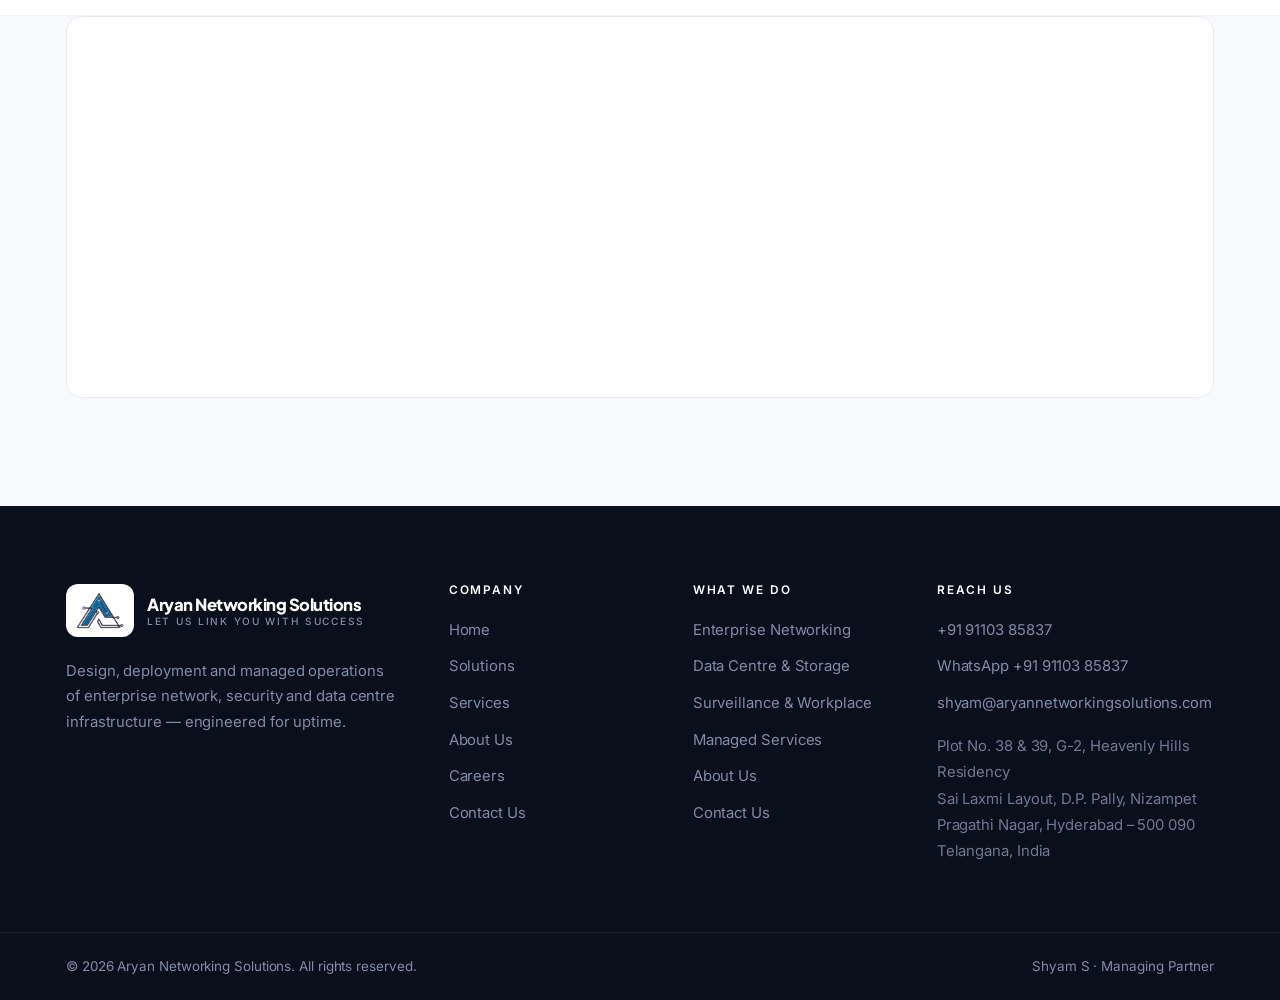
<file: contact.html>
<!DOCTYPE html>
<html lang="en">
<head>
<meta charset="utf-8">
<meta name="viewport" content="width=device-width, initial-scale=1">
<title>Contact Us | Aryan Networking Solutions</title>
<meta name="description" content="Contact Aryan Networking Solutions — Nizampet, Pragathi Nagar, Hyderabad 500090, Telangana. Phone, WhatsApp and email enquiries.">
<link rel="preconnect" href="https://fonts.googleapis.com">
<link rel="preconnect" href="https://fonts.gstatic.com" crossorigin>
<link rel="stylesheet" href="https://fonts.googleapis.com/css2?family=Inter:wght@400;500;600&family=Plus+Jakarta+Sans:wght@600;700;800&display=swap">
<link rel="stylesheet" href="assets/css/styles.css">
</head>
<body>

<div id="site-header"></div>

<section class="page-hero">
  <div class="container">
    <div class="crumb"><a href="index.html">Home</a> <span>/</span> Contact Us</div>
    <h1>Contact Us</h1>
    <p>Speak to someone who understands infrastructure &mdash; no automated responses,
       no runaround. All enquiries acknowledged within one business day.</p>
  </div>
</section>

<section class="section">
  <div class="container contact-grid">

    <!-- ---------- Contact details (from the business card) ---------- -->
    <div class="reveal">
      <span class="eyebrow">Get in touch</span>
      <h2>Talk to us directly</h2>
      <p class="lead">Call, message or email &mdash; whichever suits you. For urgent
         support issues, phone is fastest.</p>

      <div class="contact-card" style="margin-top:26px">

        <div class="contact-row">
          <div class="icon-box"><svg viewBox="0 0 24 24" fill="none" stroke="currentColor" stroke-width="2" stroke-linecap="round" stroke-linejoin="round"><path d="M22 16.9v3a2 2 0 0 1-2.2 2 19.8 19.8 0 0 1-8.6-3.1 19.5 19.5 0 0 1-6-6A19.8 19.8 0 0 1 2.1 4.2 2 2 0 0 1 4.1 2h3a2 2 0 0 1 2 1.7c.1 1 .4 1.9.7 2.8a2 2 0 0 1-.5 2.1L8.1 9.9a16 16 0 0 0 6 6l1.3-1.2a2 2 0 0 1 2.1-.5c.9.3 1.8.6 2.8.7a2 2 0 0 1 1.7 2z"/></svg></div>
          <div>
            <strong>Phone &amp; WhatsApp</strong>
            <a data-href="phone" data-site="phone" href="#"></a>
            &nbsp;&middot;&nbsp;
            <a data-href="whatsapp" href="#">Chat on WhatsApp</a>
          </div>
        </div>

        <div class="contact-row">
          <div class="icon-box"><svg viewBox="0 0 24 24" fill="none" stroke="currentColor" stroke-width="2" stroke-linecap="round" stroke-linejoin="round"><rect x="2" y="4" width="20" height="16" rx="2"/><path d="M22 6l-10 7L2 6"/></svg></div>
          <div>
            <strong>Email</strong>
            <a data-href="email" data-site="email" href="#"></a>
          </div>
        </div>

        <div class="contact-row">
          <div class="icon-box"><svg viewBox="0 0 24 24" fill="none" stroke="currentColor" stroke-width="2" stroke-linecap="round" stroke-linejoin="round"><rect x="2" y="4" width="20" height="16" rx="2"/><path d="M22 6l-10 7L2 6"/></svg></div>
          <div>
            <strong>Sales enquiries</strong>
            <a data-href="emailsales" data-site="emailsales" href="#"></a>
          </div>
        </div>

        <div class="contact-row">
          <div class="icon-box"><svg viewBox="0 0 24 24" fill="none" stroke="currentColor" stroke-width="2" stroke-linecap="round" stroke-linejoin="round"><path d="M21 10c0 6-9 12-9 12s-9-6-9-12a9 9 0 0 1 18 0z"/><circle cx="12" cy="10" r="3"/></svg></div>
          <div>
            <strong>Office</strong>
            <span data-site="address"></span>
          </div>
        </div>

        <div class="contact-row">
          <div class="icon-box"><svg viewBox="0 0 24 24" fill="none" stroke="currentColor" stroke-width="2" stroke-linecap="round" stroke-linejoin="round"><circle cx="12" cy="8" r="4"/><path d="M4 21a8 8 0 0 1 16 0"/></svg></div>
          <div>
            <strong>Point of contact</strong>
            <span data-site="person"></span> &middot;
            <span style="color:var(--muted)" data-site="role"></span>
          </div>
        </div>

        <div class="contact-row">
          <div class="icon-box"><svg viewBox="0 0 24 24" fill="none" stroke="currentColor" stroke-width="2" stroke-linecap="round" stroke-linejoin="round"><circle cx="12" cy="12" r="9"/><path d="M12 7v5l3 2"/></svg></div>
          <div>
            <strong>Business hours</strong>
            <span>Monday &ndash; Saturday, 9:30 AM &ndash; 7:00 PM IST</span>
          </div>
        </div>

      </div>
    </div>

    <!-- ---------- Enquiry form ---------- -->
    <div class="reveal">
      <div class="contact-card">
        <h3>Send an enquiry</h3>
        <p style="font-size:.95rem">Tell us roughly what you need and we will come
           back with next steps.</p>

        <form id="enquiryForm" class="form-grid" novalidate>
          <div class="field">
            <label for="f-name">Your name *</label>
            <input id="f-name" name="name" type="text" required>
          </div>
          <div class="field">
            <label for="f-company">Company</label>
            <input id="f-company" name="company" type="text">
          </div>
          <div class="field">
            <label for="f-email">Email *</label>
            <input id="f-email" name="email" type="email" required>
          </div>
          <div class="field">
            <label for="f-phone">Phone</label>
            <input id="f-phone" name="phone" type="tel">
          </div>
          <div class="field full">
            <label for="f-topic">What is this about?</label>
            <select id="f-topic" name="topic">
              <option>Enterprise networking</option>
              <option>Data centre / server room</option>
              <option>Structured cabling</option>
              <option>Surveillance &amp; access control</option>
              <option>Managed services / AMC</option>
              <option>Something else</option>
            </select>
          </div>
          <div class="field full">
            <label for="f-msg">Message *</label>
            <textarea id="f-msg" name="message" required
              placeholder="Number of sites, users, and what is prompting the change..."></textarea>
          </div>
          <div class="field full">
            <button class="btn btn-primary" type="submit">Send enquiry</button>
            <p class="form-note" id="formNote">
              This opens your email app with the details filled in. Prefer to talk?
              <a data-href="phone" href="#">Call us</a> or
              <a data-href="whatsapp" href="#">message on WhatsApp</a>.
            </p>
          </div>
        </form>
      </div>
    </div>

  </div>
</section>

<!-- ---------- Map ---------- -->
<section class="section section-alt" style="padding-top:0">
  <div class="container">
    <div class="card reveal" style="padding:0;overflow:hidden">
      <iframe
        title="Office location"
        src="https://www.google.com/maps?q=Pragathi%20Nagar%2C%20Nizampet%2C%20Hyderabad%2C%20Telangana%20500090&output=embed"
        width="100%" height="380" style="border:0;display:block"
        loading="lazy" referrerpolicy="no-referrer-when-downgrade"></iframe>
    </div>
  </div>
</section>

<div id="site-footer"></div>
<script src="assets/js/site.js"></script>
<script>
/* The form composes an email in the visitor's mail app — no server needed.
   To use a hosted form service instead, see README.md. */
document.addEventListener("DOMContentLoaded", function () {
  var form = document.getElementById("enquiryForm");
  if (!form) return;
  form.addEventListener("submit", function (e) {
    e.preventDefault();
    var d = new FormData(form);
    if (!d.get("name") || !d.get("email") || !d.get("message")) {
      document.getElementById("formNote").textContent =
        "Please fill in your name, email and message.";
      return;
    }
    var body =
      "Name: "    + d.get("name")    + "\n" +
      "Company: " + d.get("company") + "\n" +
      "Email: "   + d.get("email")   + "\n" +
      "Phone: "   + d.get("phone")   + "\n" +
      "Topic: "   + d.get("topic")   + "\n\n" +
      d.get("message");
    window.location.href = "mailto:" + SITE.email +
      "?subject=" + encodeURIComponent("Website enquiry — " + d.get("topic")) +
      "&body=" + encodeURIComponent(body);
  });
});
</script>
</body>
</html>
</file>
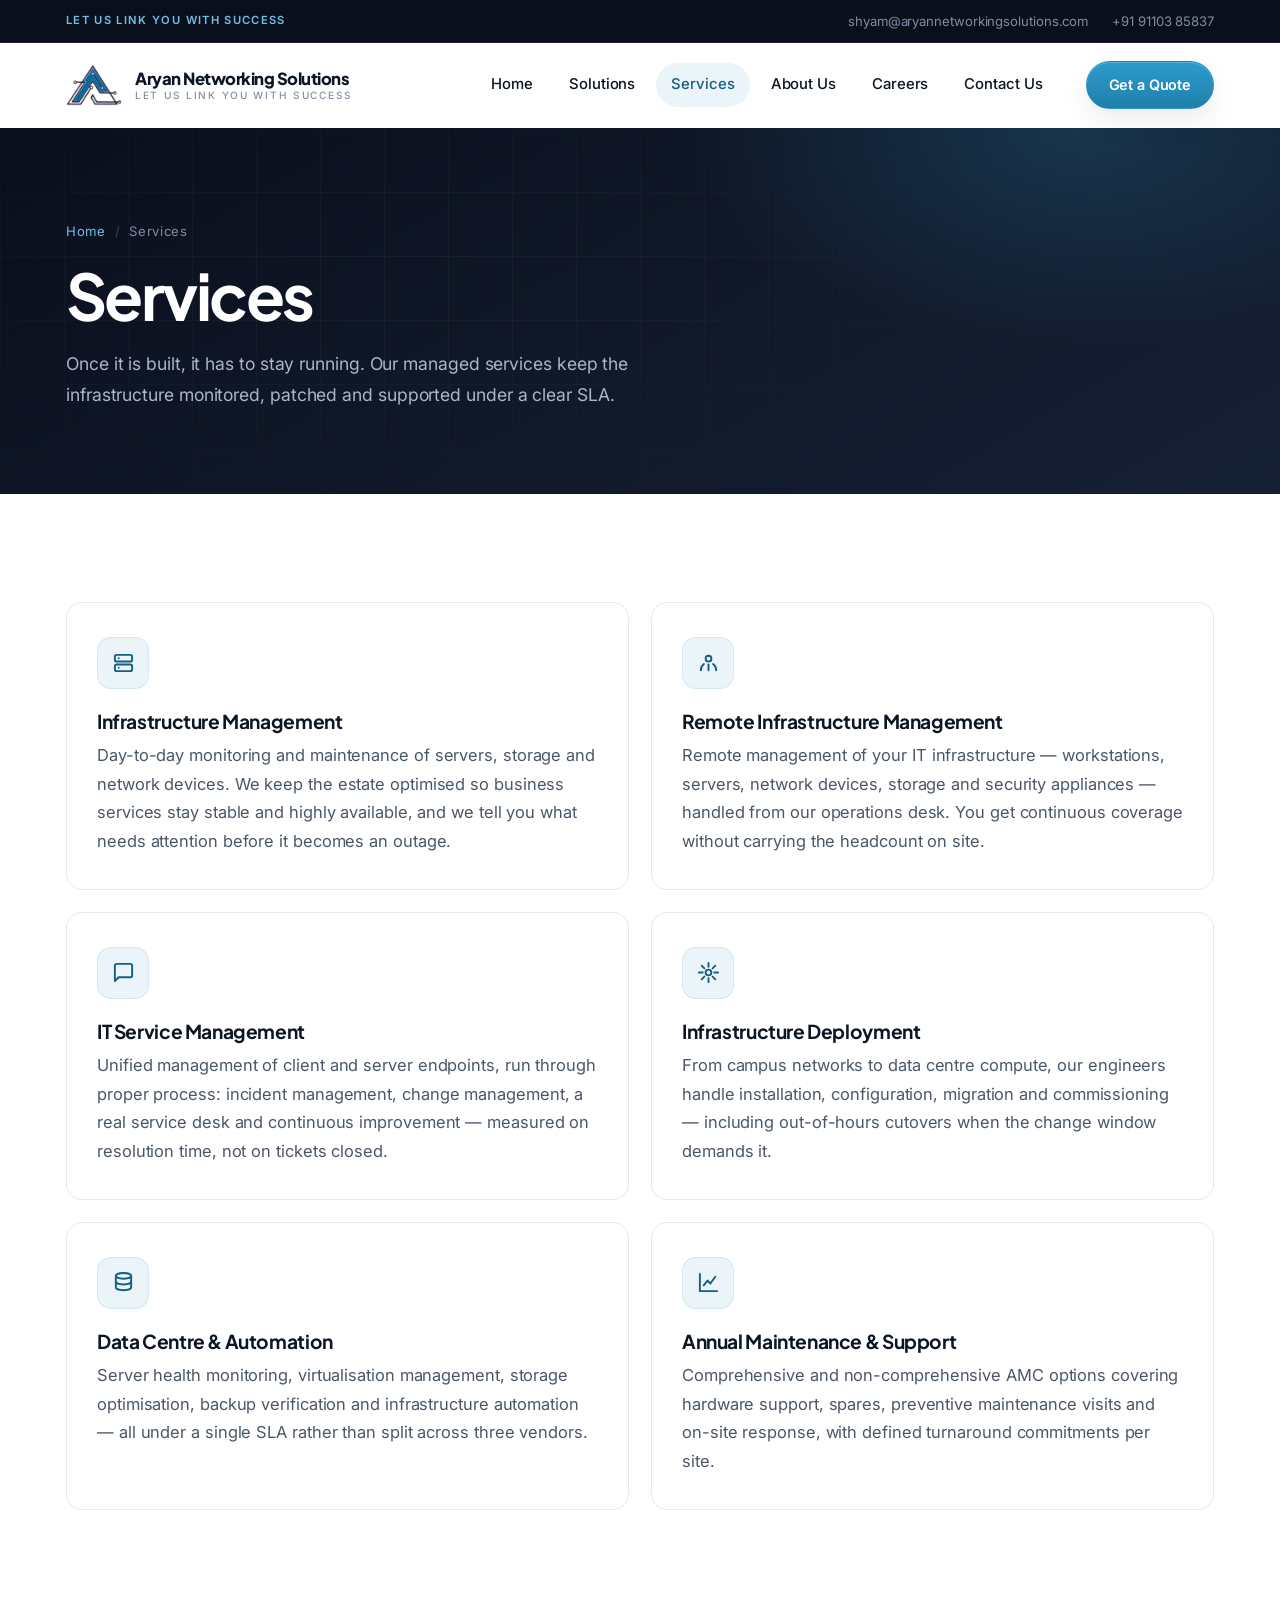
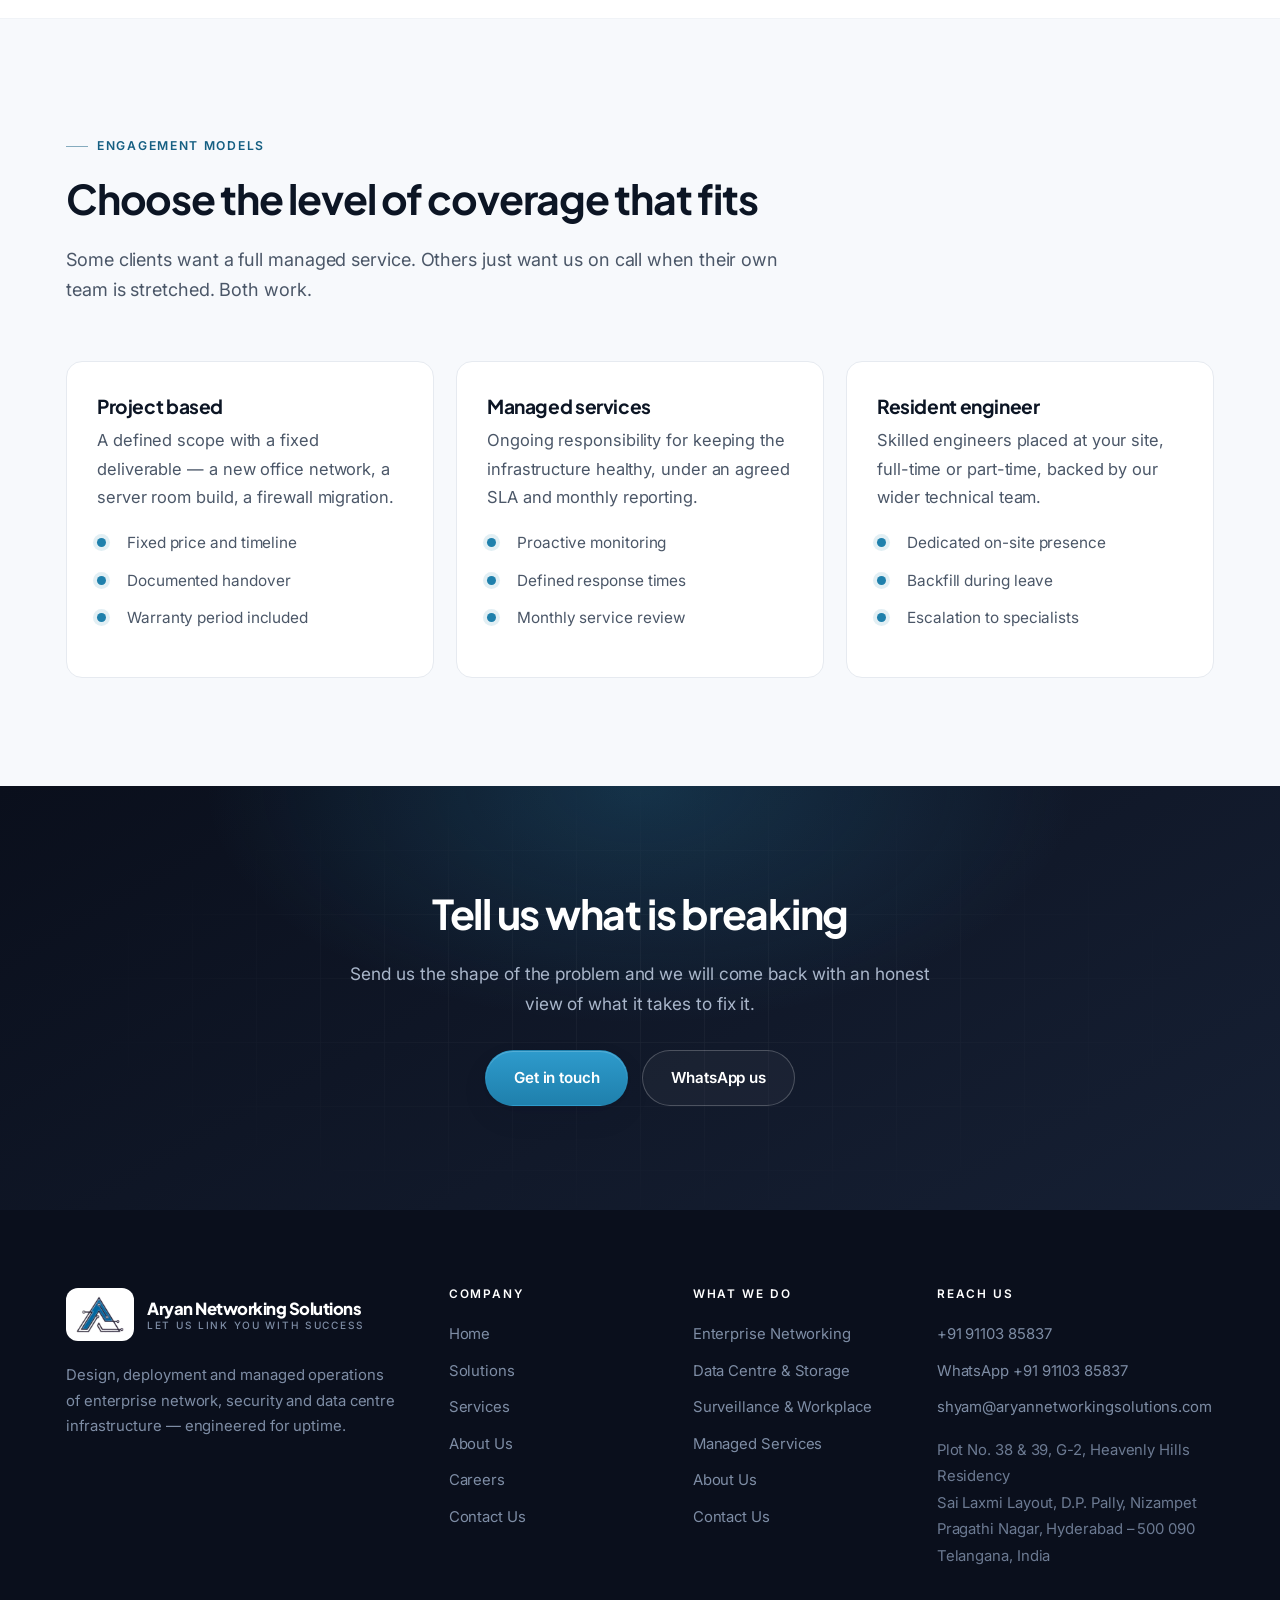
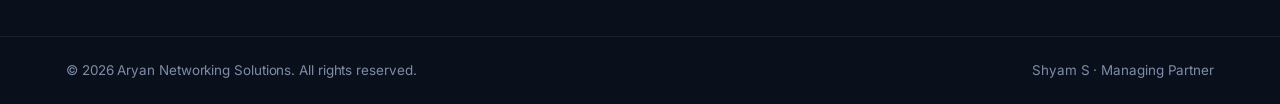
<file: services.html>
<!DOCTYPE html>
<html lang="en">
<head>
<meta charset="utf-8">
<meta name="viewport" content="width=device-width, initial-scale=1">
<title>Services | Aryan Networking Solutions</title>
<meta name="description" content="Infrastructure management, remote infrastructure management, IT service management, data centre operations and managed services.">
<link rel="preconnect" href="https://fonts.googleapis.com">
<link rel="preconnect" href="https://fonts.gstatic.com" crossorigin>
<link rel="stylesheet" href="https://fonts.googleapis.com/css2?family=Inter:wght@400;500;600&family=Plus+Jakarta+Sans:wght@600;700;800&display=swap">
<link rel="stylesheet" href="assets/css/styles.css">
</head>
<body>

<div id="site-header"></div>

<section class="page-hero">
  <div class="container">
    <div class="crumb"><a href="index.html">Home</a> <span>/</span> Services</div>
    <h1>Services</h1>
    <p>Once it is built, it has to stay running. Our managed services keep the
       infrastructure monitored, patched and supported under a clear SLA.</p>
  </div>
</section>

<section class="section">
  <div class="container">
    <div class="grid grid-2 stagger">

      <article class="card">
        <div class="icon-box"><svg viewBox="0 0 24 24" fill="none" stroke="currentColor" stroke-width="2" stroke-linecap="round" stroke-linejoin="round"><rect x="3" y="4" width="18" height="7" rx="2"/><rect x="3" y="14" width="18" height="7" rx="2"/><path d="M7 7.5h.01M7 17.5h.01"/></svg></div>
        <h3>Infrastructure Management</h3>
        <p>Day-to-day monitoring and maintenance of servers, storage and network
           devices. We keep the estate optimised so business services stay stable
           and highly available, and we tell you what needs attention before it
           becomes an outage.</p>
      </article>

      <article class="card">
        <div class="icon-box"><svg viewBox="0 0 24 24" fill="none" stroke="currentColor" stroke-width="2" stroke-linecap="round" stroke-linejoin="round"><path d="M12 20v-6"/><circle cx="12" cy="8" r="3"/><path d="M4 20a8 8 0 0 1 3.2-6.4M20 20a8 8 0 0 0-3.2-6.4"/></svg></div>
        <h3>Remote Infrastructure Management</h3>
        <p>Remote management of your IT infrastructure &mdash; workstations, servers,
           network devices, storage and security appliances &mdash; handled from our
           operations desk. You get continuous coverage without carrying the
           headcount on site.</p>
      </article>

      <article class="card">
        <div class="icon-box"><svg viewBox="0 0 24 24" fill="none" stroke="currentColor" stroke-width="2" stroke-linecap="round" stroke-linejoin="round"><path d="M21 15a2 2 0 0 1-2 2H7l-4 4V5a2 2 0 0 1 2-2h14a2 2 0 0 1 2 2z"/></svg></div>
        <h3>IT Service Management</h3>
        <p>Unified management of client and server endpoints, run through proper
           process: incident management, change management, a real service desk
           and continuous improvement &mdash; measured on resolution time, not on
           tickets closed.</p>
      </article>

      <article class="card">
        <div class="icon-box"><svg viewBox="0 0 24 24" fill="none" stroke="currentColor" stroke-width="2" stroke-linecap="round" stroke-linejoin="round"><path d="M12 2v4M12 18v4M4.9 4.9l2.8 2.8M16.3 16.3l2.8 2.8M2 12h4M18 12h4M4.9 19.1l2.8-2.8M16.3 7.7l2.8-2.8"/><circle cx="12" cy="12" r="3"/></svg></div>
        <h3>Infrastructure Deployment</h3>
        <p>From campus networks to data centre compute, our engineers handle
           installation, configuration, migration and commissioning &mdash; including
           out-of-hours cutovers when the change window demands it.</p>
      </article>

      <article class="card">
        <div class="icon-box"><svg viewBox="0 0 24 24" fill="none" stroke="currentColor" stroke-width="2" stroke-linecap="round" stroke-linejoin="round"><ellipse cx="12" cy="5" rx="8" ry="3"/><path d="M4 5v6c0 1.7 3.6 3 8 3s8-1.3 8-3V5"/><path d="M4 11v6c0 1.7 3.6 3 8 3s8-1.3 8-3v-6"/></svg></div>
        <h3>Data Centre &amp; Automation</h3>
        <p>Server health monitoring, virtualisation management, storage
           optimisation, backup verification and infrastructure automation &mdash;
           all under a single SLA rather than split across three vendors.</p>
      </article>

      <article class="card">
        <div class="icon-box"><svg viewBox="0 0 24 24" fill="none" stroke="currentColor" stroke-width="2" stroke-linecap="round" stroke-linejoin="round"><path d="M3 3v18h18"/><path d="M7 15l4-5 3 3 5-7"/></svg></div>
        <h3>Annual Maintenance &amp; Support</h3>
        <p>Comprehensive and non-comprehensive AMC options covering hardware
           support, spares, preventive maintenance visits and on-site response,
           with defined turnaround commitments per site.</p>
      </article>

    </div>
  </div>
</section>

<!-- ===================== ENGAGEMENT MODELS ===================== -->
<section class="section section-alt">
  <div class="container">
    <div class="section-head reveal">
      <span class="eyebrow">Engagement models</span>
      <h2>Choose the level of coverage that fits</h2>
      <p class="lead">Some clients want a full managed service. Others just want us
         on call when their own team is stretched. Both work.</p>
    </div>

    <div class="grid grid-3 stagger">
      <article class="card">
        <h3>Project based</h3>
        <p>A defined scope with a fixed deliverable &mdash; a new office network,
           a server room build, a firewall migration.</p>
        <ul class="ticks" style="margin-top:14px">
          <li>Fixed price and timeline</li>
          <li>Documented handover</li>
          <li>Warranty period included</li>
        </ul>
      </article>

      <article class="card">
        <h3>Managed services</h3>
        <p>Ongoing responsibility for keeping the infrastructure healthy, under
           an agreed SLA and monthly reporting.</p>
        <ul class="ticks" style="margin-top:14px">
          <li>Proactive monitoring</li>
          <li>Defined response times</li>
          <li>Monthly service review</li>
        </ul>
      </article>

      <article class="card">
        <h3>Resident engineer</h3>
        <p>Skilled engineers placed at your site, full-time or part-time, backed
           by our wider technical team.</p>
        <ul class="ticks" style="margin-top:14px">
          <li>Dedicated on-site presence</li>
          <li>Backfill during leave</li>
          <li>Escalation to specialists</li>
        </ul>
      </article>
    </div>
  </div>
</section>

<section class="cta-band">
  <div class="container">
    <h2>Tell us what is breaking</h2>
    <p>Send us the shape of the problem and we will come back with an honest view
       of what it takes to fix it.</p>
    <div class="btn-row">
      <a class="btn btn-primary" href="contact.html">Get in touch</a>
      <a class="btn btn-ghost" data-href="whatsapp" href="#">WhatsApp us</a>
    </div>
  </div>
</section>

<div id="site-footer"></div>
<script src="assets/js/site.js"></script>
</body>
</html>
</file>
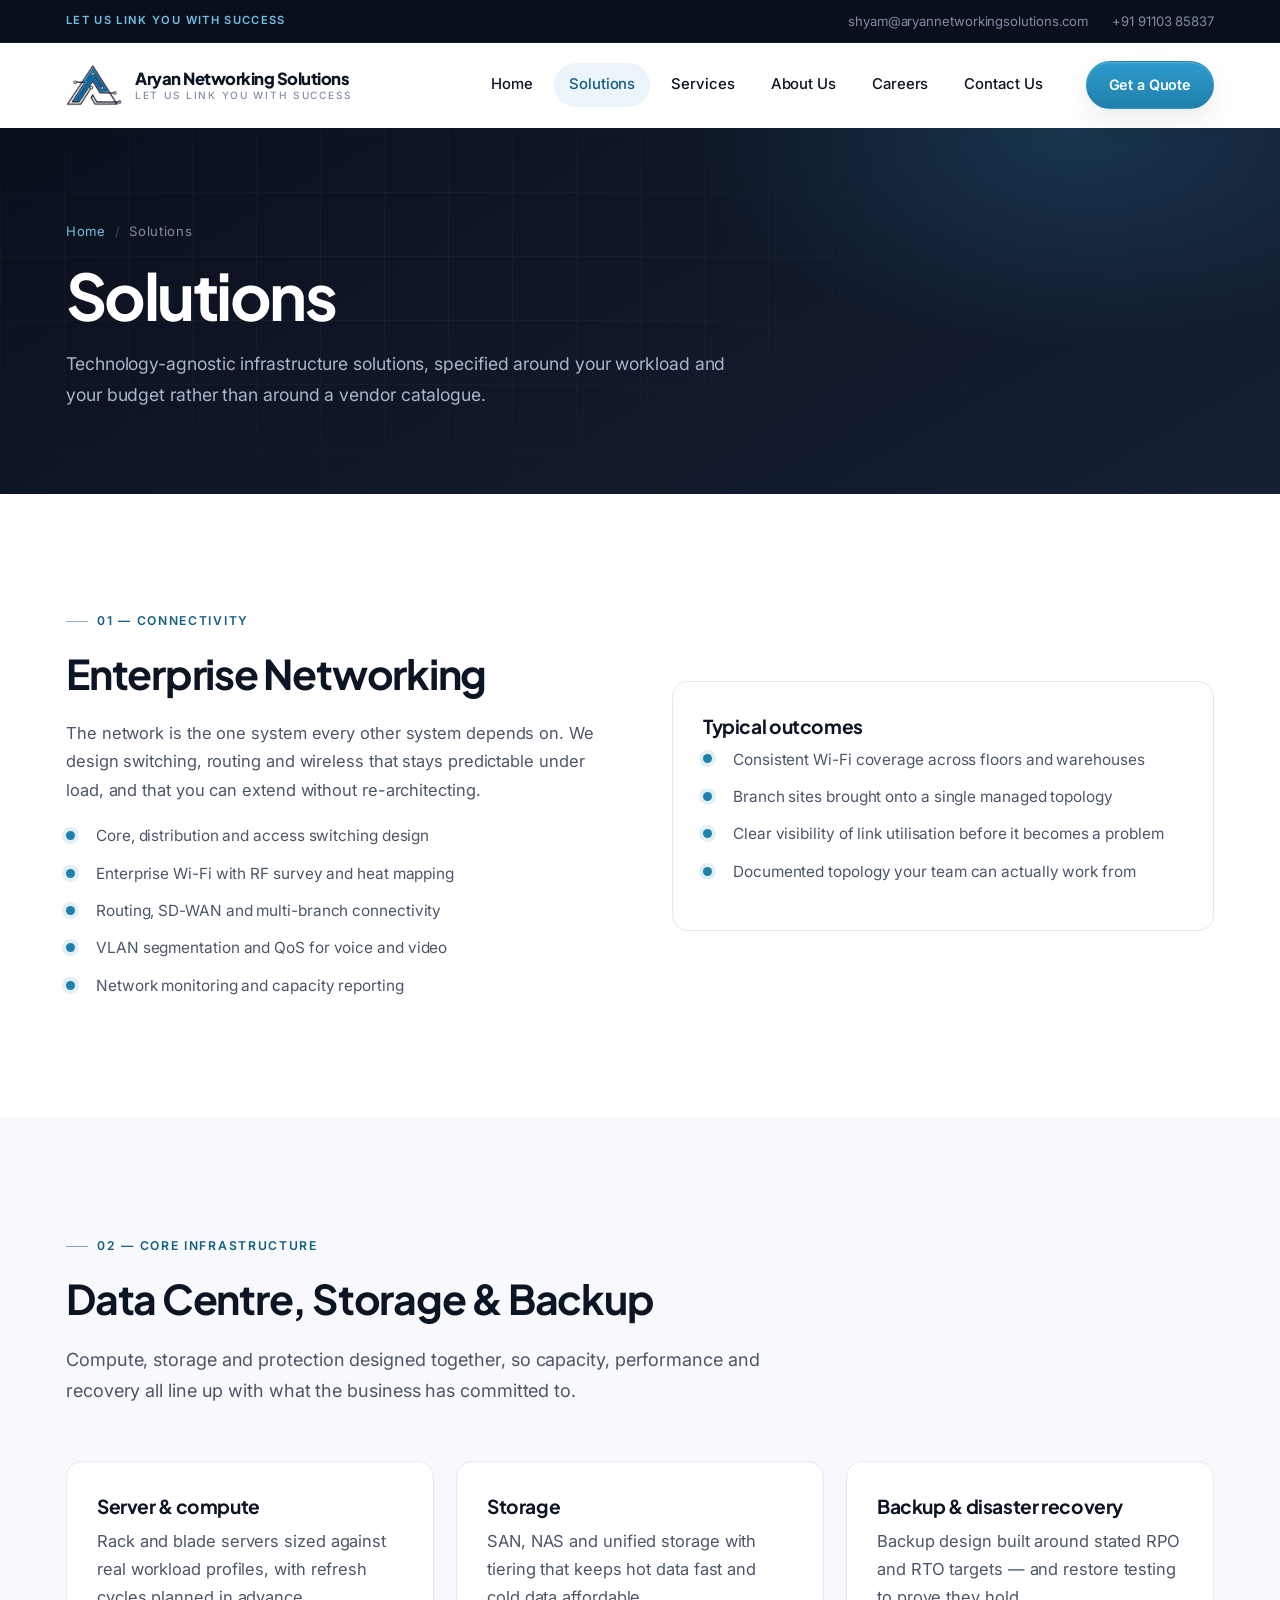
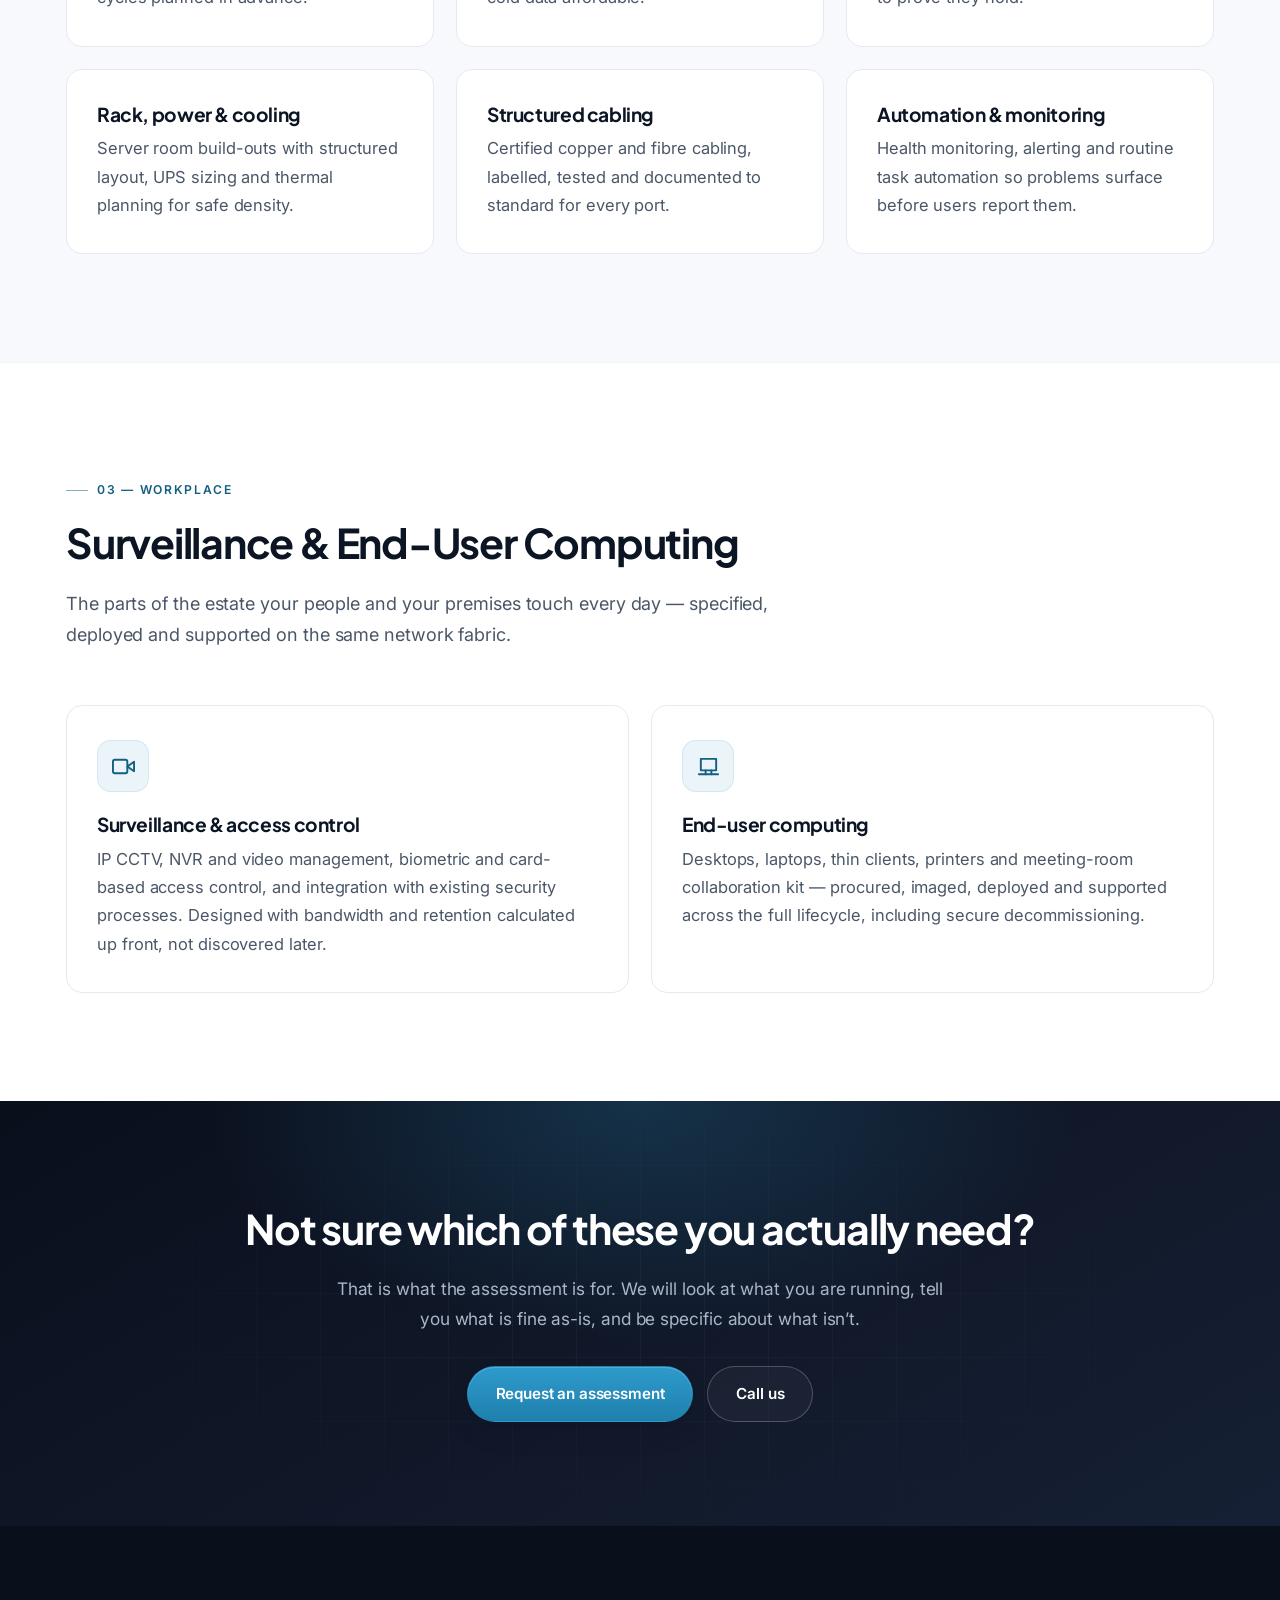
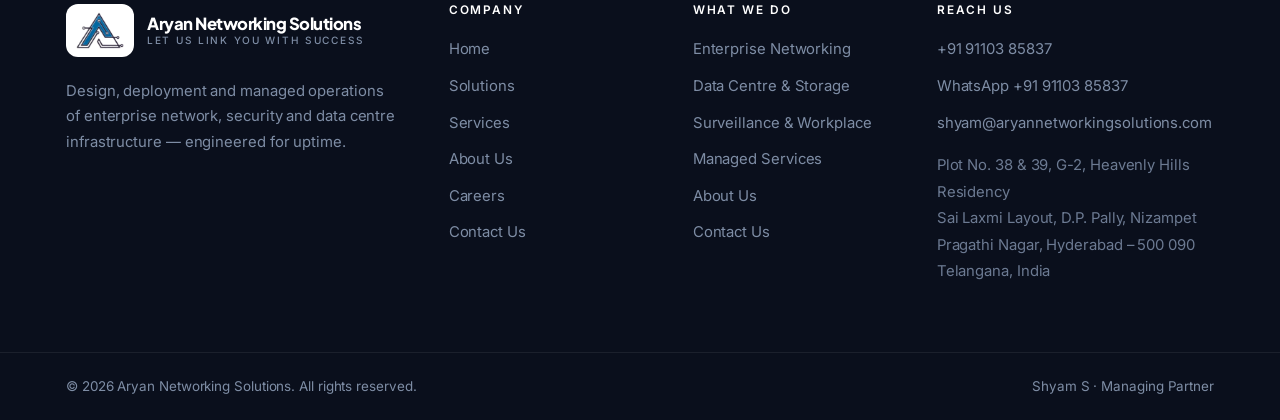
<file: solutions.html>
<!DOCTYPE html>
<html lang="en">
<head>
<meta charset="utf-8">
<meta name="viewport" content="width=device-width, initial-scale=1">
<title>Solutions | Aryan Networking Solutions</title>
<meta name="description" content="Enterprise networking, data centre, storage, backup, structured cabling, surveillance and end-user computing solutions.">
<link rel="preconnect" href="https://fonts.googleapis.com">
<link rel="preconnect" href="https://fonts.gstatic.com" crossorigin>
<link rel="stylesheet" href="https://fonts.googleapis.com/css2?family=Inter:wght@400;500;600&family=Plus+Jakarta+Sans:wght@600;700;800&display=swap">
<link rel="stylesheet" href="assets/css/styles.css">
</head>
<body>

<div id="site-header"></div>

<section class="page-hero">
  <div class="container">
    <div class="crumb"><a href="index.html">Home</a> <span>/</span> Solutions</div>
    <h1>Solutions</h1>
    <p>Technology-agnostic infrastructure solutions, specified around your workload
       and your budget rather than around a vendor catalogue.</p>
  </div>
</section>

<!-- ===================== NETWORKING ===================== -->
<section class="section" id="networking">
  <div class="container split">
    <div class="reveal">
      <span class="eyebrow">01 &mdash; Connectivity</span>
      <h2>Enterprise Networking</h2>
      <p>The network is the one system every other system depends on. We design
         switching, routing and wireless that stays predictable under load, and
         that you can extend without re-architecting.</p>
      <ul class="ticks">
        <li>Core, distribution and access switching design</li>
        <li>Enterprise Wi-Fi with RF survey and heat mapping</li>
        <li>Routing, SD-WAN and multi-branch connectivity</li>
        <li>VLAN segmentation and QoS for voice and video</li>
        <li>Network monitoring and capacity reporting</li>
      </ul>
    </div>
    <div class="card reveal">
      <h3>Typical outcomes</h3>
      <ul class="ticks">
        <li>Consistent Wi-Fi coverage across floors and warehouses</li>
        <li>Branch sites brought onto a single managed topology</li>
        <li>Clear visibility of link utilisation before it becomes a problem</li>
        <li>Documented topology your team can actually work from</li>
      </ul>
    </div>
  </div>
</section>

<!-- ===================== DATA CENTRE ===================== -->
<section class="section section-alt" id="datacentre">
  <div class="container">
    <div class="section-head reveal">
      <span class="eyebrow">02 &mdash; Core infrastructure</span>
      <h2>Data Centre, Storage &amp; Backup</h2>
      <p class="lead">Compute, storage and protection designed together, so capacity,
         performance and recovery all line up with what the business has committed to.</p>
    </div>
    <div class="grid grid-3 stagger">
      <article class="card">
        <h3>Server &amp; compute</h3>
        <p>Rack and blade servers sized against real workload profiles, with
           refresh cycles planned in advance.</p>
      </article>
      <article class="card">
        <h3>Storage</h3>
        <p>SAN, NAS and unified storage with tiering that keeps hot data fast and
           cold data affordable.</p>
      </article>
      <article class="card">
        <h3>Backup &amp; disaster recovery</h3>
        <p>Backup design built around stated RPO and RTO targets &mdash; and restore
           testing to prove they hold.</p>
      </article>
      <article class="card">
        <h3>Rack, power &amp; cooling</h3>
        <p>Server room build-outs with structured layout, UPS sizing and thermal
           planning for safe density.</p>
      </article>
      <article class="card">
        <h3>Structured cabling</h3>
        <p>Certified copper and fibre cabling, labelled, tested and documented to
           standard for every port.</p>
      </article>
      <article class="card">
        <h3>Automation &amp; monitoring</h3>
        <p>Health monitoring, alerting and routine task automation so problems
           surface before users report them.</p>
      </article>
    </div>
  </div>
</section>

<!-- ===================== WORKPLACE ===================== -->
<section class="section" id="workplace">
  <div class="container">
    <div class="section-head reveal">
      <span class="eyebrow">03 &mdash; Workplace</span>
      <h2>Surveillance &amp; End-User Computing</h2>
      <p class="lead">The parts of the estate your people and your premises touch
         every day &mdash; specified, deployed and supported on the same network fabric.</p>
    </div>
    <div class="grid grid-2 stagger">
      <article class="card">
        <div class="icon-box"><svg viewBox="0 0 24 24" fill="none" stroke="currentColor" stroke-width="2" stroke-linecap="round" stroke-linejoin="round"><path d="M23 7l-7 5 7 5V7z"/><rect x="1" y="5" width="15" height="14" rx="2"/></svg></div>
        <h3>Surveillance &amp; access control</h3>
        <p>IP CCTV, NVR and video management, biometric and card-based access
           control, and integration with existing security processes. Designed with
           bandwidth and retention calculated up front, not discovered later.</p>
      </article>
      <article class="card">
        <div class="icon-box"><svg viewBox="0 0 24 24" fill="none" stroke="currentColor" stroke-width="2" stroke-linecap="round" stroke-linejoin="round"><path d="M4 4h16v12H4z"/><path d="M2 20h20"/><path d="M9 16v4M15 16v4"/></svg></div>
        <h3>End-user computing</h3>
        <p>Desktops, laptops, thin clients, printers and meeting-room collaboration
           kit &mdash; procured, imaged, deployed and supported across the full lifecycle,
           including secure decommissioning.</p>
      </article>
    </div>
  </div>
</section>

<section class="cta-band">
  <div class="container">
    <h2>Not sure which of these you actually need?</h2>
    <p>That is what the assessment is for. We will look at what you are running,
       tell you what is fine as-is, and be specific about what isn&rsquo;t.</p>
    <div class="btn-row">
      <a class="btn btn-primary" href="contact.html">Request an assessment</a>
      <a class="btn btn-ghost" data-href="phone" href="#">Call us</a>
    </div>
  </div>
</section>

<div id="site-footer"></div>
<script src="assets/js/site.js"></script>
</body>
</html>
</file>
<file: assets/css/styles.css>
/* ============================================================================
   THEME  —  change the colours here and the whole site follows.
   Palette is taken from the company logo: circuit blue on deep navy.
   ============================================================================ */
:root {
  --accent:        #1F80AC;   /* primary brand blue — taken from the logo */
  --accent-2:      #2E9BCC;   /* hover / brighter step */
  --accent-dark:   #155F82;
  --accent-light:  #6FC0E4;   /* lighter tint, for use on dark backgrounds */
  --accent-soft:   #EAF4F9;

  /* Logo mark colours (only used by the fallback SVG mark) */
  --logo-line:     #16233B;
  --logo-blue:     #1F80AC;
  --logo-ring:     #FFFFFF;

  /* Dark scale — header bar, hero, footer */
  --navy-900:      #0A0F1C;
  --navy-800:      #0F1626;
  --navy-700:      #162034;
  --navy-600:      #1E2A44;
  --navy:          var(--navy-800);

  /* Text */
  --ink:           #0C1524;
  --body:          #4B5768;
  --muted:         #8391A5;
  --on-dark:       #A9B6CA;
  --on-dark-soft:  #7E8DA5;

  /* Surfaces */
  --line:          #E6EAF0;
  --line-soft:     #F0F3F7;
  --bg:            #FFFFFF;
  --bg-alt:        #F7F9FC;

  /* Shape */
  --r-sm:          10px;
  --r:             16px;
  --r-lg:          22px;
  --r-pill:        999px;

  /* Layered shadows — several soft passes read richer than one hard drop */
  --shadow-sm:     0 1px 2px rgba(12,21,36,.04), 0 2px 8px rgba(12,21,36,.04);
  --shadow-md:     0 2px 4px rgba(12,21,36,.04), 0 12px 28px rgba(12,21,36,.07);
  --shadow-lg:     0 4px 8px rgba(12,21,36,.05), 0 24px 60px rgba(12,21,36,.12);

  --maxw:          1200px;
  --ease:          cubic-bezier(.22,.61,.36,1);

  --font:          "Inter", "Segoe UI", Roboto, "Helvetica Neue", Arial, sans-serif;
  --font-display:  "Plus Jakarta Sans", "Inter", "Segoe UI", Arial, sans-serif;
}

/* ---------------------------------------------------------------- base --- */
* { box-sizing: border-box; }
html { scroll-behavior: smooth; -webkit-text-size-adjust: 100%; }
body {
  margin: 0;
  font-family: var(--font);
  font-size: 16.5px;
  color: var(--body);
  background: var(--bg);
  line-height: 1.72;
  letter-spacing: -.005em;
  -webkit-font-smoothing: antialiased;
  -moz-osx-font-smoothing: grayscale;
}
::selection { background: var(--accent); color: #fff; }

h1, h2, h3, h4 {
  font-family: var(--font-display);
  color: var(--ink);
  line-height: 1.14;
  margin: 0 0 .55em;
  font-weight: 700;
  letter-spacing: -.03em;
}
h1 { font-size: clamp(2.3rem, 5vw, 4rem); letter-spacing: -.04em; }
h2 { font-size: clamp(1.75rem, 3.2vw, 2.65rem); }
h3 { font-size: 1.2rem; letter-spacing: -.02em; }
h4 { font-size: 1rem; letter-spacing: -.01em; }
p  { margin: 0 0 1.15em; }
a  { color: var(--accent-dark); text-decoration: none; transition: color .2s var(--ease); }
a:hover { color: var(--accent); }
img { max-width: 100%; display: block; }
ul { margin: 0; padding: 0; list-style: none; }
:focus-visible { outline: 2px solid var(--accent); outline-offset: 3px; border-radius: 4px; }

.container { width: 100%; max-width: var(--maxw); margin: 0 auto; padding: 0 26px; }
.section { padding: 108px 0; }
.section-tight { padding: 76px 0; }
.section-alt { background: var(--bg-alt); }
.section-dark { background: var(--navy-800); color: var(--on-dark); }
.section-dark h1, .section-dark h2, .section-dark h3, .section-dark h4 { color: #fff; }

/* hairline divider used between light sections */
.section-alt + .section, .section + .section-alt { border-top: 1px solid var(--line-soft); }

.eyebrow {
  display: inline-flex; align-items: center; gap: 9px;
  font-family: var(--font);
  font-size: .76rem; font-weight: 600;
  letter-spacing: .14em; text-transform: uppercase;
  color: var(--accent-dark); margin-bottom: 18px;
}
.eyebrow::before {
  content: ""; width: 22px; height: 1px; background: currentColor; opacity: .5;
}
.section-dark .eyebrow, .hero .eyebrow { color: var(--accent-light); }
.section-head { max-width: 740px; margin-bottom: 56px; }
.section-head.center { margin-left: auto; margin-right: auto; text-align: center; }
.section-head.center .eyebrow::before { display: none; }
.lead { font-size: 1.13rem; color: var(--body); line-height: 1.68; }
.section-dark .lead { color: var(--on-dark); }
.accent { color: var(--accent); }
.hero .accent, .section-dark .accent, .cta-band .accent { color: var(--accent-light); }

/* -------------------------------------------------------------- buttons --- */
.btn {
  position: relative;
  display: inline-flex; align-items: center; gap: 10px;
  padding: 14px 28px; border-radius: var(--r-pill);
  font-family: var(--font);
  font-weight: 600; font-size: .95rem; letter-spacing: -.01em;
  border: 1px solid transparent; cursor: pointer;
  transition: transform .25s var(--ease), background .25s var(--ease),
              color .25s var(--ease), border-color .25s var(--ease),
              box-shadow .25s var(--ease);
}
.btn svg { width: 16px; height: 16px; transition: transform .25s var(--ease); }
.btn:hover svg { transform: translateX(3px); }
.btn:hover { transform: translateY(-2px); }
.btn:active { transform: translateY(0); }

.btn-primary {
  background: linear-gradient(180deg, var(--accent-2), var(--accent));
  color: #fff; box-shadow: 0 1px 0 rgba(255,255,255,.18) inset, var(--shadow-md);
}
.btn-primary:hover {
  background: linear-gradient(180deg, var(--accent), var(--accent-dark));
  color: #fff; box-shadow: 0 1px 0 rgba(255,255,255,.18) inset, var(--shadow-lg);
}
.btn-ghost { border-color: rgba(255,255,255,.22); color: #fff; background: rgba(255,255,255,.04); }
.btn-ghost:hover { border-color: rgba(255,255,255,.5); background: rgba(255,255,255,.1); color: #fff; }
.btn-outline { border-color: var(--line); color: var(--ink); background: #fff; box-shadow: var(--shadow-sm); }
.btn-outline:hover { border-color: var(--accent); color: var(--accent-dark); box-shadow: var(--shadow-md); }
.btn-row { display: flex; flex-wrap: wrap; gap: 14px; }

/* text link with arrow */
.link-arrow {
  display: inline-flex; align-items: center; gap: 7px;
  font-weight: 600; font-size: .93rem; color: var(--accent-dark);
}
.link-arrow svg { width: 15px; height: 15px; transition: transform .25s var(--ease); }
.link-arrow:hover svg { transform: translateX(4px); }

/* --------------------------------------------------------------- header --- */
.topbar {
  background: var(--navy-900); color: var(--on-dark-soft); font-size: .82rem;
  border-bottom: 1px solid rgba(255,255,255,.06);
}
.topbar-inner { display: flex; justify-content: space-between; align-items: center; gap: 16px; height: 42px; }
.topbar-tag {
  letter-spacing: .12em; text-transform: uppercase; font-size: .7rem;
  font-weight: 600; color: var(--accent-light);
}
.topbar-links { display: flex; gap: 24px; }
.topbar-links a { color: var(--on-dark-soft); }
.topbar-links a:hover { color: #fff; }

.site-header {
  position: sticky; top: 0; z-index: 60;
  background: rgba(255,255,255,.86);
  -webkit-backdrop-filter: saturate(180%) blur(14px);
  backdrop-filter: saturate(180%) blur(14px);
  border-bottom: 1px solid transparent;
  transition: border-color .3s var(--ease), box-shadow .3s var(--ease), background .3s var(--ease);
}
.site-header.scrolled {
  border-bottom-color: var(--line);
  box-shadow: 0 1px 24px rgba(12,21,36,.06);
  background: rgba(255,255,255,.94);
}
.header-inner { display: flex; align-items: center; gap: 28px; height: 84px; transition: height .3s var(--ease); }
.site-header.scrolled .header-inner { height: 72px; }

.brand { display: flex; align-items: center; gap: 13px; }
.logo-mark { width: 56px; height: auto; flex: none; object-fit: contain; transition: width .3s var(--ease); }
.site-header.scrolled .logo-mark { width: 48px; }

/* Colours for the fallback SVG mark (only used when SITE.logoImage is ""). */
.lg-line { stroke: var(--logo-line); }
.lg-fill { fill: var(--logo-blue); }
.lg-ring { fill: var(--logo-ring); }
.site-footer { --logo-line: #FFFFFF; --logo-ring: var(--navy-800); --logo-blue: #3B9BC8; }

/* The logo's linework is navy, so on the navy footer it sits on a white chip. */
.footer-brand .logo-mark { background: #fff; border-radius: 12px; padding: 8px 10px; width: 68px; }

.brand-text { display: flex; flex-direction: column; line-height: 1.2; }
.brand-name {
  font-family: var(--font-display);
  font-weight: 800; font-size: 1.04rem; color: var(--ink); letter-spacing: -.03em;
}
.brand-sub {
  font-size: .63rem; letter-spacing: .17em; text-transform: uppercase;
  color: var(--muted); font-weight: 500;
}

.main-nav { display: flex; gap: 6px; margin-left: auto; }
.main-nav a {
  color: var(--ink); font-weight: 500; font-size: .93rem;
  padding: 9px 15px; border-radius: var(--r-pill); position: relative;
  transition: background .2s var(--ease), color .2s var(--ease);
}
.main-nav a:hover { background: var(--line-soft); color: var(--ink); }
.main-nav a.active { color: var(--accent-dark); background: var(--accent-soft); }
.header-cta { padding: 11px 22px; font-size: .9rem; }

.nav-toggle { display: none; background: none; border: 0; padding: 8px; cursor: pointer; }
.nav-toggle span { display: block; width: 22px; height: 2px; background: var(--ink); margin: 5px 0; border-radius: 2px; transition: .25s var(--ease); }
.nav-toggle.open span:nth-child(1) { transform: translateY(7px) rotate(45deg); }
.nav-toggle.open span:nth-child(2) { opacity: 0; }
.nav-toggle.open span:nth-child(3) { transform: translateY(-7px) rotate(-45deg); }

/* ----------------------------------------------------------------- hero --- */
.hero {
  position: relative; overflow: hidden; color: var(--on-dark);
  background:
    radial-gradient(760px 520px at 78% 22%, rgba(46,155,204,.26), transparent 64%),
    radial-gradient(620px 420px at 8% 92%, rgba(31,128,172,.16), transparent 62%),
    linear-gradient(150deg, var(--navy-900) 0%, var(--navy-700) 52%, #132340 100%);
}
/* faint engineering grid */
.hero::before {
  content: ""; position: absolute; inset: 0; opacity: .085; pointer-events: none;
  background-image:
    linear-gradient(rgba(255,255,255,.6) 1px, transparent 1px),
    linear-gradient(90deg, rgba(255,255,255,.6) 1px, transparent 1px);
  background-size: 64px 64px;
  mask-image: radial-gradient(78% 78% at 50% 35%, #000, transparent 80%);
  -webkit-mask-image: radial-gradient(78% 78% at 50% 35%, #000, transparent 80%);
}
/* soft top-edge sheen */
.hero::after {
  content: ""; position: absolute; left: 0; right: 0; top: 0; height: 1px;
  background: linear-gradient(90deg, transparent, rgba(255,255,255,.22), transparent);
}
.hero-grid {
  position: relative; z-index: 1;
  display: grid; grid-template-columns: 1.05fr .95fr; gap: 56px; align-items: center;
  padding: 118px 0 116px;
}
.hero h1 { color: #fff; margin-bottom: .4em; }
.hero p { font-size: 1.16rem; color: var(--on-dark); max-width: 560px; }
.hero-badge {
  display: inline-flex; align-items: center; gap: 10px; margin-bottom: 26px;
  padding: 8px 16px 8px 10px; border-radius: var(--r-pill);
  font-size: .78rem; font-weight: 600; letter-spacing: .09em; text-transform: uppercase;
  background: rgba(111,192,228,.1); border: 1px solid rgba(111,192,228,.26);
  color: var(--accent-light);
}
.hero-badge .dot {
  width: 7px; height: 7px; border-radius: 50%; background: var(--accent-light);
  box-shadow: 0 0 0 4px rgba(111,192,228,.18);
  animation: pulse 2.6s ease-in-out infinite;
}
@keyframes pulse { 0%,100% { opacity: 1; } 50% { opacity: .35; } }
.hero .btn-row { margin-top: 38px; }

/* small reassurance line under the hero buttons */
.hero-meta {
  display: flex; flex-wrap: wrap; gap: 10px 26px; margin-top: 34px;
  font-size: .87rem; color: var(--on-dark-soft);
}
.hero-meta span { display: inline-flex; align-items: center; gap: 8px; }
.hero-meta svg { width: 15px; height: 15px; color: var(--accent-light); flex: none; }

/* animated network topology beside the hero copy */
.hero-visual { position: relative; }
.topo { width: 100%; height: auto; overflow: visible; }
.topo .edge {
  fill: none; stroke: rgba(160,205,230,.34); stroke-width: 1.25;
  stroke-dasharray: 5 7; animation: flow 9s linear infinite;
}
@keyframes flow { to { stroke-dashoffset: -120; } }
.topo .node-ring { fill: none; stroke: rgba(160,205,230,.4); stroke-width: 1.25; }
.topo .node-core { fill: var(--accent-light); }
.topo .node-hub  { fill: none; stroke: var(--accent-light); stroke-width: 2; }
.topo .halo { fill: rgba(111,192,228,.10); }
.topo .spark { fill: #fff; opacity: .9; }
.topo .pulse-ring { fill: none; stroke: rgba(111,192,228,.5); stroke-width: 1.5; transform-origin: center;
  animation: ripple 3.4s ease-out infinite; }
@keyframes ripple {
  0%   { r: 26; opacity: .7; }
  100% { r: 92; opacity: 0; }
}

/* --------------------------------------------------------- inner heroes --- */
.page-hero {
  background:
    radial-gradient(620px 340px at 84% 0%, rgba(46,155,204,.22), transparent 64%),
    linear-gradient(150deg, var(--navy-900) 0%, var(--navy-700) 100%);
  color: var(--on-dark); padding: 92px 0 84px; position: relative; overflow: hidden;
}
.page-hero::before {
  content: ""; position: absolute; inset: 0; opacity: .07; pointer-events: none;
  background-image:
    linear-gradient(rgba(255,255,255,.6) 1px, transparent 1px),
    linear-gradient(90deg, rgba(255,255,255,.6) 1px, transparent 1px);
  background-size: 64px 64px;
  mask-image: radial-gradient(70% 90% at 30% 40%, #000, transparent 82%);
  -webkit-mask-image: radial-gradient(70% 90% at 30% 40%, #000, transparent 82%);
}
.page-hero .container { position: relative; z-index: 1; }
.page-hero h1 { color: #fff; margin-bottom: .28em; }
.page-hero p { max-width: 660px; font-size: 1.1rem; margin: 0; }
.crumb {
  font-size: .82rem; color: var(--on-dark-soft); margin-bottom: 16px;
  letter-spacing: .05em; display: flex; align-items: center; gap: 9px;
}
.crumb a { color: var(--accent-light); }
.crumb span { opacity: .4; }

/* ---------------------------------------------------------------- cards --- */
.grid { display: grid; gap: 22px; }
.grid-2 { grid-template-columns: repeat(2, 1fr); }
.grid-3 { grid-template-columns: repeat(3, 1fr); }
.grid-4 { grid-template-columns: repeat(4, 1fr); }

.card {
  position: relative; background: #fff;
  border: 1px solid var(--line); border-radius: var(--r);
  padding: 34px 30px; overflow: hidden;
  transition: transform .32s var(--ease), box-shadow .32s var(--ease), border-color .32s var(--ease);
}
/* a hairline of brand colour warms on hover */
.card::before {
  content: ""; position: absolute; left: 0; right: 0; top: 0; height: 2px;
  background: linear-gradient(90deg, var(--accent), var(--accent-light));
  opacity: 0; transition: opacity .32s var(--ease);
}
.card:hover { transform: translateY(-5px); box-shadow: var(--shadow-lg); border-color: #D4E4EF; }
.card:hover::before { opacity: 1; }
.card h3 { margin-bottom: .45em; }
.card p:last-child { margin-bottom: 0; }
.card-sub { color: var(--muted); font-size: .84rem; margin-bottom: 12px; letter-spacing: .02em; }

.icon-box {
  width: 52px; height: 52px; border-radius: 14px; display: grid; place-items: center;
  background: var(--accent-soft); color: var(--accent-dark); margin-bottom: 22px;
  border: 1px solid rgba(31,128,172,.1);
  transition: background .3s var(--ease), color .3s var(--ease);
}
.icon-box svg { width: 23px; height: 23px; }
.card:hover .icon-box { background: var(--accent); color: #fff; border-color: transparent; }
.section-dark .icon-box { background: rgba(111,192,228,.12); color: var(--accent-light); border-color: rgba(111,192,228,.16); }

/* ----------------------------------------------------------------- bento --- */
.bento { display: grid; grid-template-columns: repeat(6, 1fr); gap: 22px; }
.bento > * { grid-column: span 2; }
.bento .b-wide { grid-column: span 3; }
.bento .b-full { grid-column: span 6; }

/* the one feature tile, on dark */
.card-feature {
  background: linear-gradient(155deg, var(--navy-700) 0%, var(--navy-900) 100%);
  border-color: rgba(255,255,255,.08); color: var(--on-dark);
  display: flex; flex-direction: column;
}
.card-feature h3 { color: #fff; font-size: 1.45rem; }
.card-feature .icon-box { background: rgba(111,192,228,.13); color: var(--accent-light); border-color: rgba(111,192,228,.18); }
.card-feature:hover { border-color: rgba(111,192,228,.3); }
.card-feature:hover .icon-box { background: var(--accent); color: #fff; }
.card-feature .link-arrow { color: var(--accent-light); margin-top: auto; padding-top: 22px; }

/* feature-tile corner glow */
.card-feature::after {
  content: ""; position: absolute; right: -60px; top: -60px; width: 240px; height: 240px;
  border-radius: 50%; background: radial-gradient(circle, rgba(46,155,204,.24), transparent 68%);
  pointer-events: none;
}

/* ------------------------------------------------------------ tick lists --- */
.ticks li { position: relative; padding-left: 30px; margin-bottom: 11px; font-size: .96rem; }
.ticks li::before {
  content: ""; position: absolute; left: 0; top: .52em;
  width: 9px; height: 9px; border-radius: 50%;
  background: var(--accent); box-shadow: 0 0 0 4px rgba(31,128,172,.13);
}
.section-dark .ticks li::before { background: var(--accent-light); box-shadow: 0 0 0 4px rgba(111,192,228,.14); }

/* --------------------------------------------------------------- layout --- */
.split { display: grid; grid-template-columns: 1fr 1fr; gap: 64px; align-items: center; }
.split-wide { grid-template-columns: 1.1fr .9fr; }

.value-card { border-left: 2px solid var(--accent); padding-left: 24px; }
.value-card h3 { margin-bottom: .3em; }
.value-card p { margin: 0; font-size: .96rem; }

/* -------------------------------------------------------------- process --- */
.process-list { counter-reset: step; position: relative; }
.process-item {
  display: grid; grid-template-columns: 104px 1fr; gap: 30px; align-items: start;
  padding: 34px 0; border-top: 1px solid rgba(255,255,255,.09);
  transition: background .3s var(--ease);
}
.process-item:last-child { border-bottom: 1px solid rgba(255,255,255,.09); }
.process-num {
  font-family: var(--font-display);
  font-size: 1.05rem; font-weight: 700; color: var(--accent-light);
  letter-spacing: .04em; padding-top: .25em;
  display: flex; align-items: center; gap: 12px;
}
.process-num::after { content: ""; flex: 1; height: 1px; background: rgba(111,192,228,.3); }
.process-item h3 { margin-bottom: .3em; }
.process-item p { margin: 0; color: var(--on-dark); max-width: 640px; }

/* ------------------------------------------------------------ industries --- */
.chip-grid { display: flex; flex-wrap: wrap; gap: 12px; }
.chip {
  padding: 12px 22px; border: 1px solid var(--line); border-radius: var(--r-pill);
  background: #fff; font-size: .92rem; font-weight: 500; color: var(--ink);
  box-shadow: var(--shadow-sm);
  transition: transform .25s var(--ease), border-color .25s var(--ease),
              color .25s var(--ease), box-shadow .25s var(--ease);
}
.chip:hover {
  border-color: var(--accent); color: var(--accent-dark);
  transform: translateY(-3px); box-shadow: var(--shadow-md);
}

/* ------------------------------------------------------------- accordion --- */
.faq { max-width: 820px; margin: 0 auto; }
.faq details {
  border-bottom: 1px solid var(--line); padding: 4px 0;
}
.faq summary {
  list-style: none; cursor: pointer; padding: 24px 44px 24px 0; position: relative;
  font-family: var(--font-display); font-weight: 600; font-size: 1.06rem;
  color: var(--ink); letter-spacing: -.02em;
  transition: color .2s var(--ease);
}
.faq summary::-webkit-details-marker { display: none; }
.faq summary:hover { color: var(--accent-dark); }
.faq summary::after {
  content: ""; position: absolute; right: 6px; top: 50%; width: 11px; height: 11px;
  border-right: 2px solid var(--muted); border-bottom: 2px solid var(--muted);
  transform: translateY(-70%) rotate(45deg); transition: transform .28s var(--ease);
}
.faq details[open] summary::after { transform: translateY(-30%) rotate(-135deg); }
.faq details p { margin: 0 0 24px; max-width: 700px; font-size: .99rem; }

/* ----------------------------------------------------------------- strip --- */
.strip {
  background: linear-gradient(100deg, var(--accent-dark), var(--accent) 55%, var(--accent-2));
  color: #fff; padding: 40px 0;
}
.strip-inner { display: flex; flex-wrap: wrap; justify-content: space-between; gap: 22px; align-items: center; }
.strip p {
  margin: 0; font-family: var(--font-display);
  font-size: 1.22rem; font-weight: 600; letter-spacing: -.02em;
}

/* --------------------------------------------------------------- CTA band --- */
.cta-band {
  position: relative; overflow: hidden; text-align: center; padding: 104px 0;
  color: var(--on-dark);
  background:
    radial-gradient(660px 360px at 50% 0%, rgba(46,155,204,.22), transparent 66%),
    linear-gradient(150deg, var(--navy-900), var(--navy-700));
}
.cta-band::before {
  content: ""; position: absolute; inset: 0; opacity: .07; pointer-events: none;
  background-image:
    linear-gradient(rgba(255,255,255,.6) 1px, transparent 1px),
    linear-gradient(90deg, rgba(255,255,255,.6) 1px, transparent 1px);
  background-size: 64px 64px;
  mask-image: radial-gradient(60% 70% at 50% 50%, #000, transparent 78%);
  -webkit-mask-image: radial-gradient(60% 70% at 50% 50%, #000, transparent 78%);
}
.cta-band .container { position: relative; z-index: 1; }
.cta-band h2 { color: #fff; }
.cta-band p { max-width: 620px; margin: 0 auto 32px; font-size: 1.08rem; }
.cta-band .btn-row { justify-content: center; }

/* -------------------------------------------------------------- contact --- */
.contact-grid { display: grid; grid-template-columns: 1fr 1fr; gap: 52px; align-items: start; }
.contact-card {
  border: 1px solid var(--line); border-radius: var(--r); padding: 34px 30px;
  background: #fff; box-shadow: var(--shadow-sm);
}
.contact-row { display: flex; gap: 18px; padding: 19px 0; border-bottom: 1px solid var(--line-soft); }
.contact-row:last-child { border-bottom: 0; padding-bottom: 0; }
.contact-row:first-child { padding-top: 0; }
.contact-row .icon-box { margin: 0; width: 44px; height: 44px; border-radius: 12px; flex: none; }
.contact-row .icon-box svg { width: 19px; height: 19px; }
.contact-row strong {
  display: block; color: var(--muted); font-size: .72rem;
  text-transform: uppercase; letter-spacing: .13em; margin-bottom: 5px; font-weight: 600;
}
.contact-row span, .contact-row a { font-size: 1.01rem; color: var(--ink); }
.contact-row a:hover { color: var(--accent); }

.form-grid { display: grid; grid-template-columns: 1fr 1fr; gap: 18px; }
.field { display: flex; flex-direction: column; gap: 8px; }
.field.full { grid-column: 1 / -1; }
.field label { font-size: .84rem; font-weight: 600; color: var(--ink); letter-spacing: -.01em; }
.field input, .field select, .field textarea {
  font-family: inherit; font-size: .95rem; padding: 13px 15px;
  border: 1px solid var(--line); border-radius: var(--r-sm);
  background: var(--bg-alt); color: var(--ink);
  transition: border-color .2s var(--ease), box-shadow .2s var(--ease), background .2s var(--ease);
}
.field input:hover, .field select:hover, .field textarea:hover { border-color: #CFD8E4; }
.field input:focus, .field select:focus, .field textarea:focus {
  outline: none; background: #fff; border-color: var(--accent);
  box-shadow: 0 0 0 3px rgba(31,128,172,.14);
}
.field textarea { resize: vertical; min-height: 140px; }
.form-note { font-size: .85rem; color: var(--muted); margin: 14px 0 0; }

/* ---------------------------------------------------------------- footer --- */
.site-footer { background: var(--navy-900); color: var(--on-dark-soft); padding-top: 78px; font-size: .93rem; }
.footer-grid { display: grid; grid-template-columns: 1.7fr 1fr 1fr 1.4fr; gap: 46px; padding-bottom: 56px; }
.footer-brand { margin-bottom: 22px; }
.footer-brand .brand-name { color: #fff; }
.footer-brand .brand-sub { color: var(--on-dark-soft); }
.footer-about p { max-width: 330px; }
.site-footer h4 {
  color: #fff; font-family: var(--font); font-size: .74rem; font-weight: 600;
  letter-spacing: .16em; text-transform: uppercase; margin-bottom: 20px;
}
.site-footer li { margin-bottom: 11px; }
.site-footer a { color: var(--on-dark-soft); }
.site-footer a:hover { color: var(--accent-light); }
.footer-address { color: #6C7A92; line-height: 1.78; margin-top: 16px; }
.footer-bottom { border-top: 1px solid rgba(255,255,255,.07); padding: 22px 0; font-size: .84rem; }
.footer-bottom-inner { display: flex; justify-content: space-between; gap: 16px; flex-wrap: wrap; }

/* ---------------------------------------------------------------- motion --- */
.reveal {
  opacity: 0; transform: translateY(22px);
  transition: opacity .7s var(--ease), transform .7s var(--ease);
  transition-delay: var(--d, 0ms);
}
.reveal.in { opacity: 1; transform: none; }

@media (prefers-reduced-motion: reduce) {
  .reveal { opacity: 1; transform: none; transition: none; }
  html { scroll-behavior: auto; }
  .btn:hover, .card:hover, .chip:hover { transform: none; }
  .topo .edge, .hero-badge .dot, .topo .pulse-ring { animation: none; }
}

/* ------------------------------------------------------------ responsive --- */
@media (max-width: 1080px) {
  .hero-grid { grid-template-columns: 1fr; gap: 48px; padding: 92px 0 88px; }
  .hero-visual { max-width: 520px; }
  .hero p { max-width: none; }
  .bento > * { grid-column: span 3; }
  .grid-4 { grid-template-columns: repeat(2, 1fr); }
  .footer-grid { grid-template-columns: 1fr 1fr; }
  .split, .split-wide { gap: 44px; }
}
@media (max-width: 900px) {
  .header-cta { display: none; }
  .nav-toggle { display: block; margin-left: auto; }
  .main-nav {
    position: absolute; top: 100%; left: 0; right: 0; background: #fff;
    flex-direction: column; gap: 0; padding: 0 26px; margin: 0;
    border-bottom: 1px solid var(--line); max-height: 0; overflow: hidden;
    box-shadow: var(--shadow-md);
    transition: max-height .32s var(--ease);
  }
  .main-nav.open { max-height: 460px; }
  .main-nav a { padding: 16px 0; border-bottom: 1px solid var(--line-soft); border-radius: 0; }
  .main-nav a:hover, .main-nav a.active { background: none; }
  .main-nav a:last-child { border-bottom: 0; }
  .grid-2, .grid-3, .grid-4 { grid-template-columns: 1fr; }
  .bento { grid-template-columns: 1fr; }
  .bento > *, .bento .b-wide, .bento .b-full { grid-column: span 1; }
  .split, .split-wide, .contact-grid { grid-template-columns: 1fr; gap: 38px; }
  .section { padding: 74px 0; }
  .section-tight { padding: 58px 0; }
  .topbar-tag { display: none; }
  .topbar-inner { justify-content: center; }
}
@media (max-width: 580px) {
  body { font-size: 16px; }
  .brand-sub { display: none; }
  .brand-name { font-size: .97rem; }
  .logo-mark { width: 46px; }
  .form-grid { grid-template-columns: 1fr; }
  .process-item { grid-template-columns: 1fr; gap: 10px; padding: 26px 0; }
  .process-num::after { display: none; }
  .footer-grid { grid-template-columns: 1fr; gap: 36px; }
  .topbar-links { gap: 16px; font-size: .78rem; }
  .card { padding: 28px 24px; }
  .btn { padding: 13px 24px; }
}
</file>
